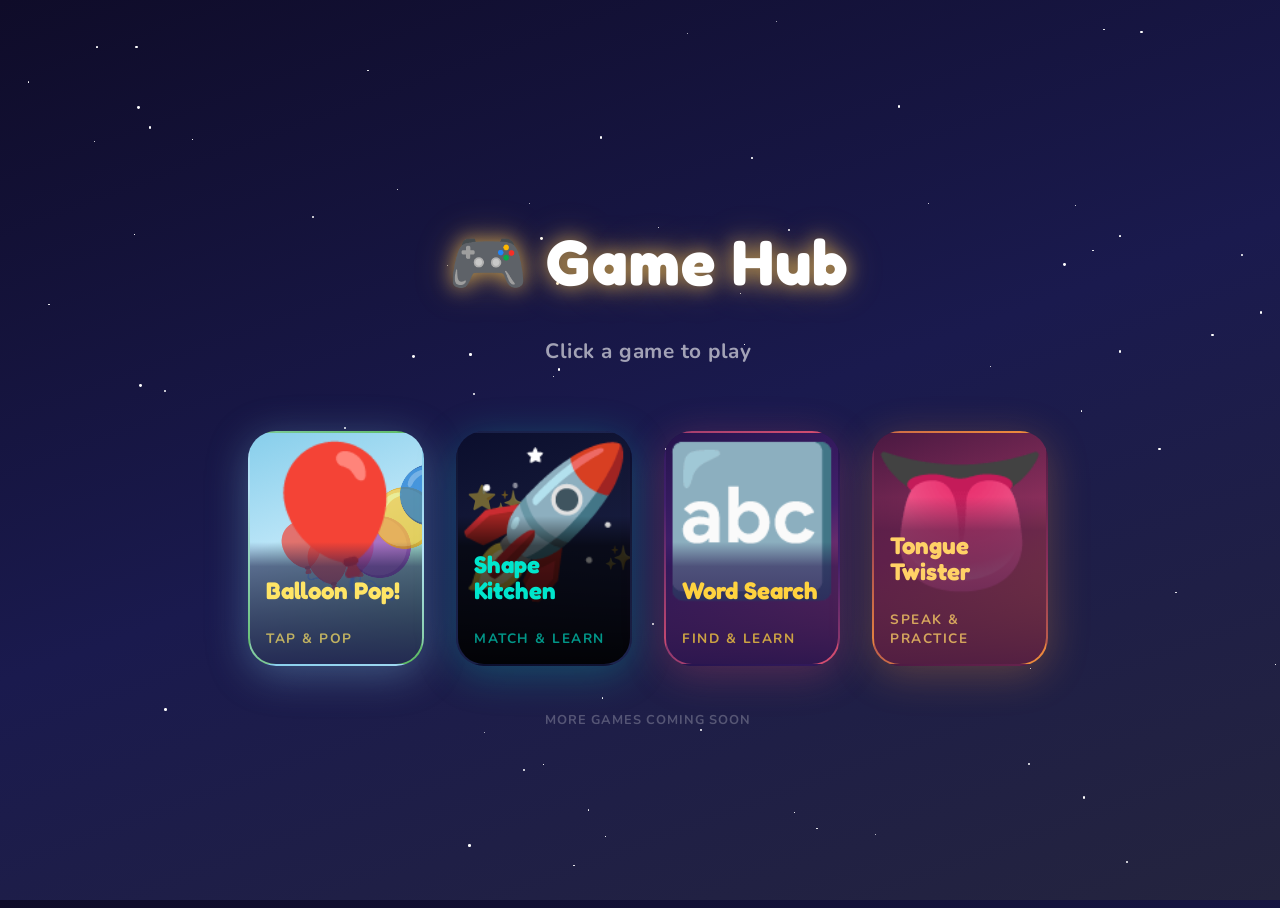
<file: index.html>
<!DOCTYPE html>
<html lang="en">
<head>
  <meta charset="UTF-8"/>
  <meta name="viewport" content="width=device-width, initial-scale=1.0, user-scalable=no"/>
  <meta name="apple-mobile-web-app-capable" content="yes"/>
  <meta name="apple-mobile-web-app-status-bar-style" content="black-translucent"/>
  <meta name="apple-mobile-web-app-title" content="Game Hub"/>
  <meta name="theme-color" content="#1a1a2e"/>
  <link rel="manifest" href="manifest.json"/>
  <link rel="apple-touch-icon" href="icons/icon.svg"/>
  <link rel="stylesheet" href="common.css"/>
  <title>🎮 Game Hub</title>
  <link href="https://fonts.googleapis.com/css2?family=Fredoka+One&family=Nunito:wght@400;700;900&display=swap" rel="stylesheet"/>

  <style>
    :root {
      --bg-top:    #0f0c29;
      --bg-mid:    #1a1a4e;
      --bg-bottom: #24243e;
      --card-r: 28px;
    }

    html, body {
      width: 100%; height: 100%;
      overflow: hidden;
      font-family: 'Nunito', sans-serif;
    }

    body {
      background: linear-gradient(160deg, var(--bg-top) 0%, var(--bg-mid) 50%, var(--bg-bottom) 100%);
      display: flex;
      flex-direction: column;
      align-items: center;
      justify-content: center;
      padding: env(safe-area-inset-top, 20px) env(safe-area-inset-right, 20px)
               env(safe-area-inset-bottom, 20px) env(safe-area-inset-left, 20px);
      min-height: 100vh;
    }

    /* ── Stars background ── */
    .stars {
      position: fixed; inset: 0;
      pointer-events: none;
      overflow: hidden;
      z-index: 0;
    }
    .star {
      position: absolute;
      border-radius: 50%;
      background: #fff;
      animation: twinkle var(--d) ease-in-out infinite alternate;
    }
    @keyframes twinkle {
      from { opacity: var(--lo); transform: scale(1); }
      to   { opacity: var(--hi); transform: scale(1.4); }
    }

    /* ── Layout ── */
    .container {
      position: relative;
      z-index: 1;
      display: flex;
      flex-direction: column;
      align-items: center;
      gap: clamp(24px, 5vh, 48px);
      width: 100%;
      max-width: 800px;
    }

    /* ── Header ── */
    .header {
      text-align: center;
    }
    .header h1 {
      font-family: 'Fredoka One', cursive;
      font-size: clamp(2.4rem, 7vw, 4rem);
      color: #fff;
      text-shadow:
        0 0 20px rgba(255, 200, 80, 0.7),
        0 0 40px rgba(255, 200, 80, 0.3);
      letter-spacing: 1px;
      line-height: 1;
    }
    .header p {
      margin-top: 8px;
      font-size: clamp(1rem, 2.5vw, 1.3rem);
      color: rgba(255,255,255,0.6);
      font-weight: 700;
      letter-spacing: 0.5px;
    }

    /* ── Game cards grid ── */
    .games {
      display: grid;
      grid-template-columns: repeat(4, 1fr);
      gap: clamp(16px, 3vw, 32px);
      width: 100%;
    }

    @media (max-width: 520px) {
      .games { grid-template-columns: 1fr; }
    }

    /* ── Individual card ── */
    .game-card {
      position: relative;
      border-radius: var(--card-r);
      overflow: hidden;
      cursor: pointer;
      text-decoration: none;
      display: flex;
      flex-direction: column;
      align-items: center;
      justify-content: flex-end;
      aspect-ratio: 3 / 4;
      border: 2px solid transparent;
      transition: transform 0.18s cubic-bezier(.34,1.56,.64,1),
                  box-shadow 0.18s ease,
                  border-color 0.18s ease;
      transform: translateZ(0);
      -webkit-transform: translateZ(0); /* GPU layer on iOS */
    }

    .game-card:active {
      transform: scale(0.95);
    }

    /* Balloon Pop card */
    .card-balloon {
      background: linear-gradient(160deg, #87CEEB 0%, #B8E4F7 40%, #5DBB63 100%);
      box-shadow: 0 8px 40px rgba(135, 206, 235, 0.35);
    }
    .card-balloon:hover {
      box-shadow: 0 12px 60px rgba(135, 206, 235, 0.55);
      border-color: rgba(255, 255, 255, 0.5);
    }

    /* Shape Kitchen card */
    .card-kitchen {
      background: linear-gradient(160deg, #0B0E2D 0%, #141938 40%, #1C2450 100%);
      box-shadow: 0 8px 40px rgba(0, 229, 204, 0.25);
    }
    .card-kitchen:hover {
      box-shadow: 0 12px 60px rgba(0, 229, 204, 0.45);
      border-color: rgba(0, 229, 204, 0.5);
    }

    /* Word Search card */
    .card-word {
      background: linear-gradient(160deg, #25144D 0%, #42206D 45%, #D94F70 100%);
      box-shadow: 0 8px 40px rgba(217, 79, 112, 0.3);
    }
    .card-word:hover {
      box-shadow: 0 12px 60px rgba(217, 79, 112, 0.5);
      border-color: rgba(255, 210, 63, 0.5);
    }

    /* Tongue Twister card */
    .card-twister {
      background: linear-gradient(160deg, #4A1942 0%, #8B2F5B 45%, #F28F3B 100%);
      box-shadow: 0 8px 40px rgba(242, 143, 59, 0.3);
    }
    .card-twister:hover {
      box-shadow: 0 12px 60px rgba(242, 143, 59, 0.5);
      border-color: rgba(255, 209, 102, 0.5);
    }

    /* ── Card scene illustration ── */
    .card-scene {
      position: absolute;
      inset: 0;
      display: flex;
      align-items: center;
      justify-content: center;
      padding-bottom: 30%;
      font-size: clamp(5rem, 14vw, 9rem);
      animation: floatScene 3s ease-in-out infinite alternate;
      user-select: none;
    }
    @keyframes floatScene {
      from { transform: translateY(0px); }
      to   { transform: translateY(-10px); }
    }

    .card-kitchen .card-scene {
      animation: floatScene 4s ease-in-out infinite alternate;
    }

    /* Balloon card decorative balloons */
    .balloons {
      position: absolute;
      inset: 0;
      pointer-events: none;
    }
    .balloon {
      position: absolute;
      font-size: clamp(2rem, 5vw, 3.5rem);
      animation: drift var(--d) ease-in-out infinite alternate;
    }
    @keyframes drift {
      from { transform: translate(0, 0) rotate(-5deg); }
      to   { transform: translate(var(--tx), var(--ty)) rotate(5deg); }
    }

    /* Space card decorative stars */
    .space-deco {
      position: absolute;
      inset: 0;
      pointer-events: none;
      overflow: hidden;
    }
    .space-star {
      position: absolute;
      font-size: clamp(1rem, 2vw, 1.5rem);
      animation: spin var(--d) linear infinite;
    }
    @keyframes spin {
      from { transform: rotate(0deg); }
      to   { transform: rotate(360deg); }
    }

    /* ── Card label band ── */
    .card-label {
      position: relative;
      z-index: 2;
      width: 100%;
      padding: clamp(10px, 2vw, 16px) clamp(12px, 2vw, 16px);
      display: flex;
      flex-direction: column;
      gap: 4px;
    }

    .card-balloon .card-label {
      background: linear-gradient(to top, rgba(30, 30, 80, 0.92) 0%, rgba(30, 30, 80, 0.6) 80%, transparent 100%);
    }
    .card-kitchen .card-label {
      background: linear-gradient(to top, rgba(0,0,0,0.92) 0%, rgba(0,0,0,0.6) 80%, transparent 100%);
    }
    .card-word .card-label {
      background: linear-gradient(to top, rgba(37, 20, 77, 0.94) 0%, rgba(37, 20, 77, 0.6) 80%, transparent 100%);
    }
    .card-twister .card-label {
      background: linear-gradient(to top, rgba(74, 25, 66, 0.94) 0%, rgba(74, 25, 66, 0.6) 80%, transparent 100%);
    }

    .card-label h2 {
      font-family: 'Fredoka One', cursive;
      font-size: clamp(1.1rem, 2.8vw, 1.5rem);
      color: #fff;
      line-height: 1.1;
    }
    .card-label span {
      font-size: clamp(0.7rem, 1.5vw, 0.85rem);
      font-weight: 700;
      color: rgba(255,255,255,0.65);
      text-transform: uppercase;
      letter-spacing: 1.5px;
    }

    .card-balloon .card-label h2 { color: #FFE566; }
    .card-balloon .card-label span { color: rgba(255,230,100,0.7); }

    .card-kitchen .card-label h2 { color: #00E5CC; }
    .card-kitchen .card-label span { color: rgba(0, 229, 204, 0.65); }

    .card-word .card-label h2 { color: #FFD23F; }
    .card-word .card-label span { color: rgba(255, 210, 63, 0.75); }

    .card-twister .card-label h2 { color: #FFD166; }
    .card-twister .card-label span { color: rgba(255, 209, 102, 0.75); }

    /* ── Footer ── */
    .footer {
      font-size: 0.8rem;
      color: rgba(255,255,255,0.25);
      font-weight: 700;
      letter-spacing: 1px;
      text-transform: uppercase;
    }
  </style>
</head>

<body>

  <!-- Star field -->
  <div class="stars" id="stars"></div>

  <div class="container">

    <header class="header">
      <h1>🎮 Game Hub</h1>
      <p>Click a game to play</p>
    </header>

    <section class="games">

      <!-- Balloon Pop -->
      <a class="game-card card-balloon" href="balloon-pop">
        <div class="balloons" id="balloons"></div>
        <div class="card-scene">🎈</div>
        <div class="card-label">
          <h2>Balloon Pop!</h2>
          <span>Tap &amp; Pop</span>
        </div>
      </a>

      <!-- Shape Kitchen -->
      <a class="game-card card-kitchen" href="shape-kitchen">
        <div class="space-deco" id="spaceDeco"></div>
        <div class="card-scene">🚀</div>
        <div class="card-label">
          <h2>Shape Kitchen</h2>
          <span>Match &amp; Learn</span>
        </div>
      </a>

      <!-- Word Search -->
      <a class="game-card card-word" href="word-trail">
        <div class="card-scene">🔤</div>
        <div class="card-label">
          <h2>Word Search</h2>
          <span>Find &amp; Learn</span>
        </div>
      </a>

      <!-- Tongue Twister -->
      <a class="game-card card-twister" href="twist-master">
        <div class="card-scene">👅</div>
        <div class="card-label">
          <h2>Tongue Twister</h2>
          <span>Speak &amp; Practice</span>
        </div>
      </a>

    </section>

    <footer class="footer">More games coming soon</footer>

  </div>

  <script src="common.js"></script>
  <script src="js/hub.js"></script>
</body>
</html>
</file>
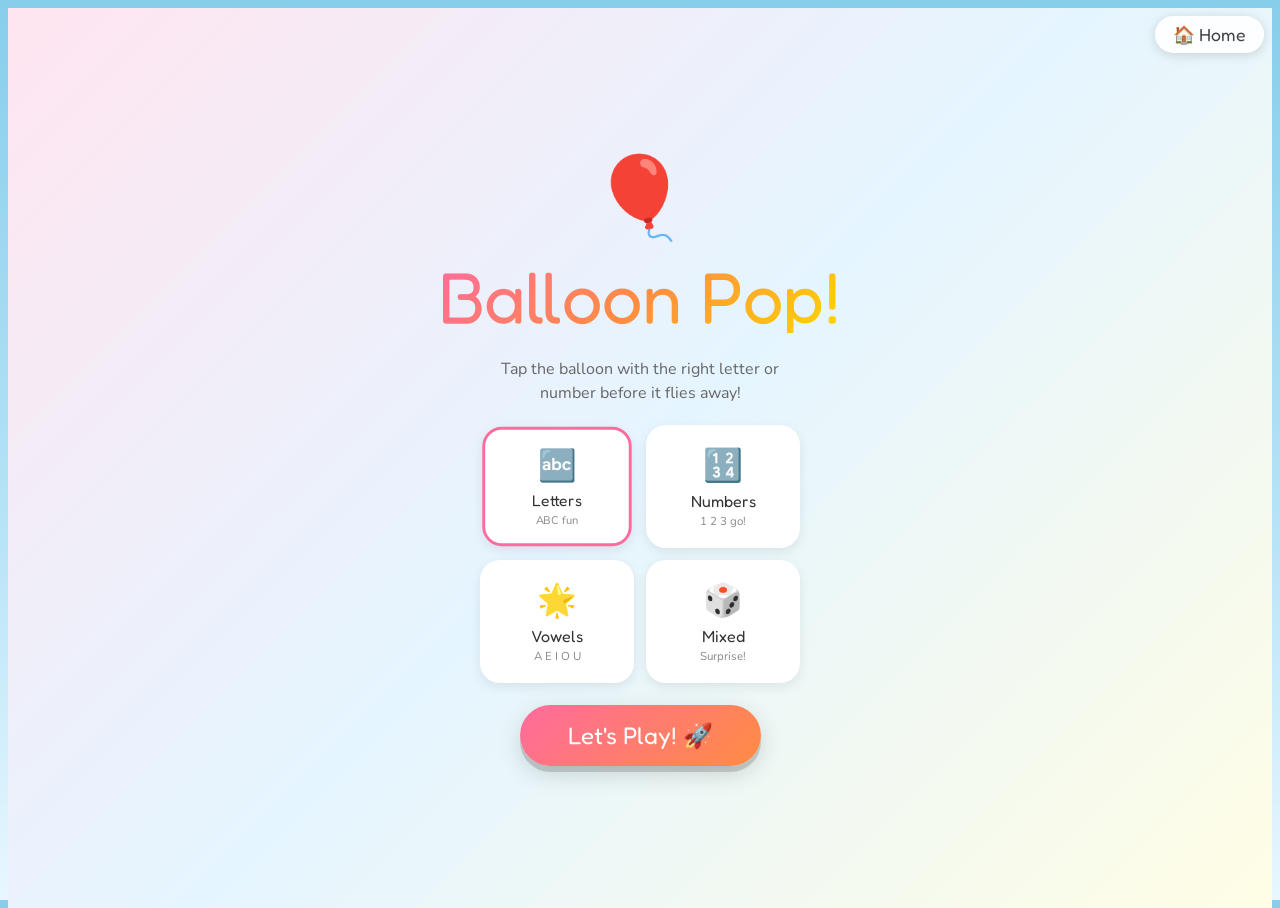
<file: balloon-pop.html>
<!DOCTYPE html>
<html lang="en">
<head>
  <meta charset="UTF-8"/>
  <meta name="viewport" content="width=device-width, initial-scale=1.0, user-scalable=no"/>
  <meta name="apple-mobile-web-app-capable" content="yes"/>
  <meta name="apple-mobile-web-app-status-bar-style" content="black-translucent"/>
  <meta name="apple-mobile-web-app-title" content="Balloon Pop"/>
  <meta name="theme-color" content="#FF6B9D"/>
  <link rel="manifest" href="manifest.json"/>
  <link rel="apple-touch-icon" href="icons/icon.svg"/>
  <link rel="stylesheet" href="common.css"/>
  <title>Balloon Pop! 🎈</title>
  <link href="https://fonts.googleapis.com/css2?family=Fredoka+One&family=Nunito:wght@400;600;800&display=swap" rel="stylesheet"/>
  <style>
    :root {
      --sky-top: #87CEEB;
      --sky-mid: #B8E4F7;
      --sky-bottom: #E8F7FF;
      --grass: #5DBB63;
      --sun: #FFD700;
      --pop-yellow: #FFE566;
      --pop-pink: #FF6B9D;
      --pop-orange: #FF8C42;
      --pop-green: #56C596;
      --pop-blue: #4ECDC4;
      --pop-purple: #C77DFF;
      --pop-red: #FF5757;
    }

    body {
      font-family: 'Nunito', sans-serif;
      background: linear-gradient(180deg, var(--sky-top) 0%, var(--sky-mid) 60%, var(--sky-bottom) 100%);
      height: 100dvh;
      overflow: hidden;
      position: relative;
      touch-action: none;
    }

    /* Clouds */
    .cloud {
      position: absolute;
      background: white;
      border-radius: 50px;
      opacity: 0.85;
      animation: floatCloud linear infinite;
    }
    .cloud::before, .cloud::after {
      content: '';
      position: absolute;
      background: white;
      border-radius: 50%;
    }
    .cloud-1 { width: 100px; height: 35px; top: 8%; animation-duration: 28s; animation-delay: -5s; }
    .cloud-1::before { width: 55px; height: 55px; top: -28px; left: 15px; }
    .cloud-1::after { width: 40px; height: 40px; top: -20px; left: 45px; }

    .cloud-2 { width: 70px; height: 25px; top: 18%; animation-duration: 22s; animation-delay: -12s; }
    .cloud-2::before { width: 38px; height: 38px; top: -20px; left: 10px; }
    .cloud-2::after { width: 28px; height: 28px; top: -14px; left: 32px; }

    .cloud-3 { width: 120px; height: 40px; top: 5%; animation-duration: 35s; animation-delay: -20s; }
    .cloud-3::before { width: 65px; height: 65px; top: -35px; left: 20px; }
    .cloud-3::after { width: 50px; height: 50px; top: -25px; left: 60px; }

    @keyframes floatCloud {
      from { transform: translateX(-200px); }
      to { transform: translateX(calc(100vw + 200px)); }
    }

    /* Sun */
    .sun {
      position: absolute;
      top: 20px;
      right: 30px;
      width: 60px;
      height: 60px;
      background: var(--sun);
      border-radius: 50%;
      box-shadow: 0 0 0 8px rgba(255,215,0,0.25), 0 0 0 16px rgba(255,215,0,0.12);
      animation: sunPulse 3s ease-in-out infinite;
    }
    @keyframes sunPulse {
      0%, 100% { box-shadow: 0 0 0 8px rgba(255,215,0,0.25), 0 0 0 16px rgba(255,215,0,0.12); }
      50% { box-shadow: 0 0 0 12px rgba(255,215,0,0.3), 0 0 0 24px rgba(255,215,0,0.15); }
    }

    /* Grass */
    .grass {
      position: absolute;
      bottom: 0;
      left: 0;
      right: 0;
      height: 70px;
      background: var(--grass);
      border-radius: 60% 60% 0 0 / 30px 30px 0 0;
    }
    .grass::before {
      content: '';
      position: absolute;
      top: -15px;
      left: 0; right: 0;
      height: 30px;
      background: #6DCF74;
      border-radius: 50%;
    }

    /* HUD */
    #hud {
      position: absolute;
      top: 16px;
      left: 16px;
      display: flex;
      flex-direction: column;
      gap: 6px;
      z-index: 100;
    }
    .hud-pill {
      background: rgba(255,255,255,0.85);
      backdrop-filter: blur(8px);
      border-radius: 24px;
      padding: 6px 16px;
      display: flex;
      align-items: center;
      gap: 8px;
      font-family: 'Fredoka One', cursive;
      font-size: 1.2rem;
      color: #333;
      box-shadow: 0 2px 10px rgba(0,0,0,0.1);
    }
    .hud-pill .icon { font-size: 1.3rem; }
    #score-val { color: var(--pop-pink); }
    #lives-val { color: var(--pop-red); letter-spacing: 2px; }

    #home-btn {
      position: fixed;
      top: 16px;
      right: 16px;
      z-index: 600;
      background: rgba(255,255,255,0.88);
      backdrop-filter: blur(8px);
      -webkit-backdrop-filter: blur(8px);
      border-radius: 24px;
      padding: 8px 18px;
      font-family: 'Fredoka One', cursive;
      font-size: 1.1rem;
      color: #444;
      border: none;
      cursor: pointer;
      box-shadow: 0 2px 12px rgba(0,0,0,0.15);
      display: flex;
      align-items: center;
      gap: 6px;
      -webkit-tap-highlight-color: transparent;
      transition: transform 0.12s;
    }
    #home-btn:active { transform: scale(0.91); }

    /* Prompt banner */
    #prompt-banner {
      position: absolute;
      top: 50%;
      left: 50%;
      transform: translate(-50%, -50%);
      background: rgba(255,255,255,0.95);
      backdrop-filter: blur(12px);
      border-radius: 32px;
      padding: 20px 32px;
      text-align: center;
      z-index: 200;
      box-shadow: 0 8px 32px rgba(0,0,0,0.15);
      min-width: 280px;
      max-width: 340px;
    }
    #prompt-banner h2 {
      font-family: 'Fredoka One', cursive;
      font-size: 1.5rem;
      color: #333;
      margin-bottom: 6px;
    }
    #prompt-text {
      font-family: 'Fredoka One', cursive;
      font-size: 2.6rem;
      color: var(--pop-pink);
      line-height: 1;
    }
    #prompt-sub {
      font-size: 0.9rem;
      color: #888;
      margin-top: 4px;
    }

    /* Level badge */
    #level-badge {
      position: absolute;
      top: 16px;
      left: 50%;
      transform: translateX(-50%);
      font-family: 'Fredoka One', cursive;
      font-size: 1rem;
      color: white;
      background: rgba(0,0,0,0.2);
      border-radius: 20px;
      padding: 4px 16px;
      z-index: 100;
    }

    /* Balloon */
    .balloon {
      position: absolute;
      cursor: pointer;
      user-select: none;
      animation: floatUp linear forwards;
      transform-origin: center bottom;
      z-index: 50;
      touch-action: none;
    }

    .balloon-body {
      border-radius: 50% 50% 50% 50% / 55% 55% 45% 45%;
      display: flex;
      align-items: center;
      justify-content: center;
      font-family: 'Fredoka One', cursive;
      color: white;
      text-shadow: 0 1px 3px rgba(0,0,0,0.2);
      font-size: 1.5rem;
      position: relative;
      box-shadow: inset -4px -6px 0 rgba(0,0,0,0.1), inset 4px 4px 0 rgba(255,255,255,0.3);
      animation: sway 2.5s ease-in-out infinite;
    }
    .balloon-body::after {
      content: '';
      position: absolute;
      top: 12%;
      left: 20%;
      width: 22%;
      height: 18%;
      background: rgba(255,255,255,0.5);
      border-radius: 50%;
      transform: rotate(-30deg);
    }
    .balloon-knot {
      width: 10px;
      height: 10px;
      border-radius: 50%;
      margin: 0 auto;
      position: relative;
    }
    .balloon-string {
      width: 1px;
      height: 40px;
      background: rgba(0,0,0,0.2);
      margin: 0 auto;
    }

    @keyframes sway {
      0%, 100% { transform: rotate(-4deg); }
      50% { transform: rotate(4deg); }
    }
    @keyframes floatUp {
      from { transform: translateY(0); opacity: 1; }
      to { transform: translateY(-110vh); opacity: 0.7; }
    }

    /* Pop animation */
    @keyframes popBurst {
      0% { transform: scale(1); opacity: 1; }
      30% { transform: scale(1.6); opacity: 0.8; }
      100% { transform: scale(0); opacity: 0; }
    }
    .popping {
      animation: popBurst 0.3s ease-out forwards !important;
      pointer-events: none;
    }

    /* Confetti particle */
    .confetti {
      position: absolute;
      width: 10px;
      height: 10px;
      border-radius: 2px;
      pointer-events: none;
      z-index: 300;
      animation: confettiFall linear forwards;
    }
    @keyframes confettiFall {
      0% { opacity: 1; transform: translateY(0) rotate(0deg); }
      100% { opacity: 0; transform: translateY(150px) rotate(720deg); }
    }

    /* Wrong balloon shake */
    @keyframes wrongShake {
      0%, 100% { transform: translateX(0); }
      20% { transform: translateX(-8px); }
      40% { transform: translateX(8px); }
      60% { transform: translateX(-6px); }
      80% { transform: translateX(6px); }
    }

    /* Screens */
    .screen {
      position: absolute;
      inset: 0;
      display: flex;
      flex-direction: column;
      align-items: center;
      justify-content: center;
      z-index: 500;
      padding: 24px;
    }
    #start-screen {
      background: linear-gradient(135deg, #FFE5F0 0%, #E5F5FF 50%, #FFFDE5 100%);
    }
    #game-over-screen {
      background: rgba(255,255,255,0.92);
      backdrop-filter: blur(16px);
    }
    #level-up-screen {
      background: rgba(255,255,255,0.92);
      backdrop-filter: blur(16px);
    }

    .screen-title {
      font-family: 'Fredoka One', cursive;
      font-size: clamp(2.8rem, 10vw, 4.5rem);
      line-height: 1;
      text-align: center;
      margin-bottom: 8px;
    }
    .screen-emoji {
      font-size: clamp(3rem, 12vw, 5rem);
      margin-bottom: 8px;
      animation: bounce 1s ease-in-out infinite;
    }
    @keyframes bounce {
      0%, 100% { transform: translateY(0); }
      50% { transform: translateY(-12px); }
    }
    .screen-sub {
      font-size: 1rem;
      color: #666;
      text-align: center;
      max-width: 280px;
      line-height: 1.5;
      margin-bottom: 20px;
    }

    .big-btn {
      font-family: 'Fredoka One', cursive;
      font-size: 1.5rem;
      border: none;
      border-radius: 50px;
      padding: 16px 48px;
      cursor: pointer;
      color: white;
      box-shadow: 0 6px 0 rgba(0,0,0,0.15), 0 8px 24px rgba(0,0,0,0.15);
      transition: transform 0.1s, box-shadow 0.1s;
      margin: 6px;
    }
    .big-btn:active { transform: translateY(3px); box-shadow: 0 3px 0 rgba(0,0,0,0.15), 0 4px 12px rgba(0,0,0,0.15); }
    .btn-play { background: linear-gradient(135deg, #FF6B9D, #FF8C42); }
    .btn-green { background: linear-gradient(135deg, #56C596, #4ECDC4); }
    .btn-blue { background: linear-gradient(135deg, #4ECDC4, #4B9FFF); }

    .mode-grid {
      display: grid;
      grid-template-columns: 1fr 1fr;
      gap: 12px;
      width: 100%;
      max-width: 320px;
      margin-bottom: 16px;
    }
    .mode-card {
      background: white;
      border-radius: 20px;
      padding: 16px 12px;
      text-align: center;
      cursor: pointer;
      box-shadow: 0 4px 12px rgba(0,0,0,0.08);
      border: 3px solid transparent;
      transition: all 0.2s;
    }
    .mode-card:active, .mode-card.selected {
      border-color: var(--pop-pink);
      transform: scale(0.97);
    }
    .mode-card .mode-icon { font-size: 2rem; display: block; margin-bottom: 4px; }
    .mode-card .mode-name { font-family: 'Fredoka One', cursive; font-size: 1rem; color: #333; }
    .mode-card .mode-desc { font-size: 0.72rem; color: #888; margin-top: 2px; }

    .score-big {
      font-family: 'Fredoka One', cursive;
      font-size: 4rem;
      background: linear-gradient(135deg, var(--pop-pink), var(--pop-orange));
      -webkit-background-clip: text;
      -webkit-text-fill-color: transparent;
      background-clip: text;
      line-height: 1;
    }
    .stars-row { font-size: 2.5rem; letter-spacing: 4px; margin: 8px 0; }

    /* hidden */
    .hidden { display: none !important; }
  </style>
</head>
<body>

<!-- Background -->
<div class="sun"></div>
<div class="cloud cloud-1"></div>
<div class="cloud cloud-2"></div>
<div class="cloud cloud-3"></div>
<div class="grass"></div>

<!-- Home button -->
<button id="home-btn" onclick="goHome()">🏠 Home</button>

<!-- HUD -->
<div id="hud" class="hidden">
  <div class="hud-pill"><span class="icon">⭐</span> <span id="score-val">0</span></div>
  <div class="hud-pill"><span class="icon">❤️</span> <span id="lives-val">❤️❤️❤️</span></div>
</div>
<div id="level-badge" class="hidden">Level <span id="level-val">1</span></div>

<!-- Prompt -->
<div id="prompt-banner" class="hidden">
  <h2>Pop the balloon with...</h2>
  <div id="prompt-text">A</div>
  <div id="prompt-sub">tap the right balloon!</div>
</div>

<!-- Game canvas -->
<div id="game-canvas"></div>

<!-- START SCREEN -->
<div class="screen" id="start-screen">
  <div class="screen-emoji">🎈</div>
  <div class="screen-title" style="background: linear-gradient(135deg,#FF6B9D,#FF8C42,#FFD700); -webkit-background-clip:text; -webkit-text-fill-color:transparent; background-clip:text;">
    Balloon Pop!
  </div>
  <p class="screen-sub">Tap the balloon with the right letter or number before it flies away!</p>

  <div class="mode-grid">
    <div class="mode-card selected" data-mode="letters" onclick="selectMode(this,'letters')">
      <span class="mode-icon">🔤</span>
      <div class="mode-name">Letters</div>
      <div class="mode-desc">ABC fun</div>
    </div>
    <div class="mode-card" data-mode="numbers" onclick="selectMode(this,'numbers')">
      <span class="mode-icon">🔢</span>
      <div class="mode-name">Numbers</div>
      <div class="mode-desc">1 2 3 go!</div>
    </div>
    <div class="mode-card" data-mode="vowels" onclick="selectMode(this,'vowels')">
      <span class="mode-icon">🌟</span>
      <div class="mode-name">Vowels</div>
      <div class="mode-desc">A E I O U</div>
    </div>
    <div class="mode-card" data-mode="mixed" onclick="selectMode(this,'mixed')">
      <span class="mode-icon">🎲</span>
      <div class="mode-name">Mixed</div>
      <div class="mode-desc">Surprise!</div>
    </div>
  </div>

  <button class="big-btn btn-play" onclick="startGame()">Let's Play! 🚀</button>
</div>

<!-- LEVEL UP SCREEN -->
<div class="screen hidden" id="level-up-screen">
  <div class="screen-emoji">🎉</div>
  <div class="screen-title" style="color:#56C596;">Level Up!</div>
  <div class="stars-row" id="levelup-stars">⭐⭐⭐</div>
  <p class="screen-sub">Amazing! You're getting faster!</p>
  <button class="big-btn btn-green" onclick="nextLevel()">Keep Going! 🎈</button>
</div>

<!-- GAME OVER SCREEN -->
<div class="screen hidden" id="game-over-screen">
  <div class="screen-emoji" id="go-emoji">😢</div>
  <div class="screen-title" style="color:#FF6B9D;">Game Over!</div>
  <div class="score-big" id="final-score">0</div>
  <div class="stars-row" id="final-stars">⭐</div>
  <p class="screen-sub" id="go-msg">Great try! Play again to beat your score!</p>
  <div>
    <button class="big-btn btn-play" onclick="startGame()">Play Again! 🎈</button>
    <button class="big-btn btn-blue" onclick="showStart()">Menu 🏠</button>
  </div>
</div>

<script src="common.js"></script>
<script src="js/balloon-pop.js"></script>
</body>
</html>
</file>
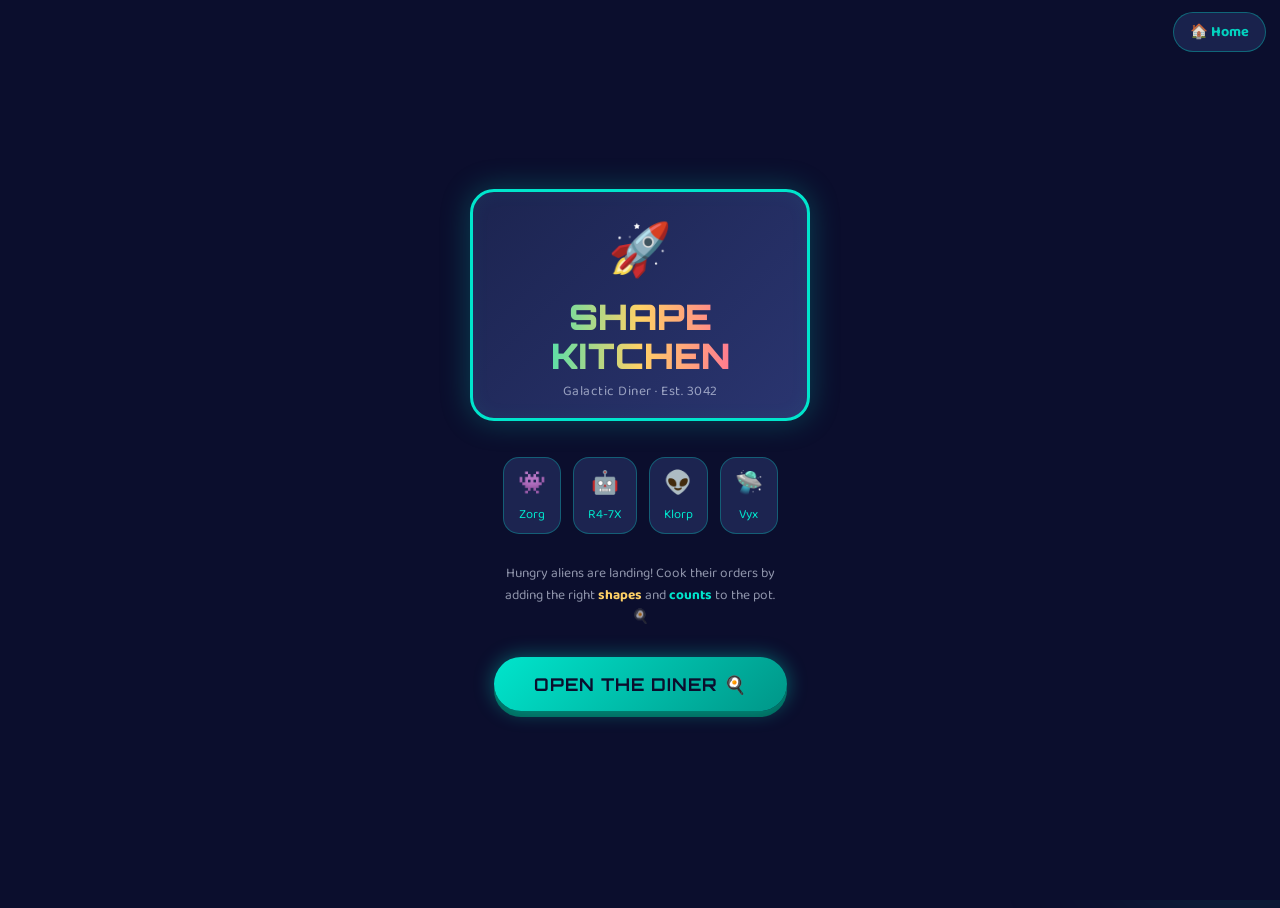
<file: shape-kitchen.html>
<!DOCTYPE html>
<html lang="en">
<head>
  <meta charset="UTF-8"/>
  <meta name="viewport" content="width=device-width, initial-scale=1.0, user-scalable=no"/>
  <meta name="apple-mobile-web-app-capable" content="yes"/>
  <meta name="apple-mobile-web-app-status-bar-style" content="black-translucent"/>
  <meta name="apple-mobile-web-app-title" content="Shape Kitchen"/>
  <meta name="theme-color" content="#0B0E2D"/>
  <link rel="manifest" href="manifest.json"/>
  <link rel="apple-touch-icon" href="icons/icon.svg"/>
  <link rel="stylesheet" href="common.css"/>
  <title>🚀 Shape Kitchen</title>
  <link href="https://fonts.googleapis.com/css2?family=Baloo+2:wght@400;600;800&family=Orbitron:wght@700;900&display=swap" rel="stylesheet"/>

  <style>
    :root {
      --space-dark:   #0B0E2D;
      --space-mid:    #141938;
      --space-panel:  #1C2450;
      --nebula-pink:  #FF4DA6;
      --nebula-teal:  #00E5CC;
      --nebula-gold:  #FFD166;
      --nebula-purple:#B388FF;
      --nebula-orange:#FF7043;
      --star-white:   #E8EEFF;
      --success:      #00E5CC;
      --danger:       #FF4DA6;

      /* shape palette */
      --s-red:    #FF5C7A;
      --s-blue:   #4B9FFF;
      --s-yellow: #FFD166;
      --s-green:  #56E0A0;
      --s-purple: #C77DFF;
      --s-orange: #FF8C42;
    }

    html, body {
      width:100%; height:100dvh; overflow:hidden;
      font-family: 'Baloo 2', cursive;
      background: var(--space-dark);
      color: var(--star-white);
      touch-action: none;
    }

    /* ── Stars background ── */
    #starfield {
      position:fixed; inset:0; pointer-events:none; z-index:0;
      overflow:hidden;
    }
    .star {
      position:absolute; border-radius:50%; background:white;
      animation: twinkle linear infinite;
    }
    @keyframes twinkle {
      0%,100%{ opacity:.15; transform:scale(1); }
      50%     { opacity:1;   transform:scale(1.4); }
    }

    /* ── Nebula blobs ── */
    .nebula {
      position:fixed; border-radius:50%; filter:blur(80px);
      pointer-events:none; z-index:0; opacity:.18;
    }
    .nb1{ width:280px;height:280px;background:var(--nebula-pink);  top:-60px; left:-80px; }
    .nb2{ width:220px;height:220px;background:var(--nebula-teal);  bottom:0;  right:-60px; }
    .nb3{ width:180px;height:180px;background:var(--nebula-purple);top:40%;   left:60%;   }

    /* ── Layout ── */
    /* ── SCREENS ── */
    .screen {
      position:absolute; inset:0; z-index:50;
      display:flex; flex-direction:column;
      align-items:center; justify-content:center;
      padding:24px; text-align:center;
    }
    .screen.hidden { display:none !important; }

    /* Start screen */
    #start-screen { background:var(--space-dark); }

    .diner-sign {
      background: linear-gradient(135deg,#1C2450,#2A3570);
      border:3px solid var(--nebula-teal);
      border-radius:24px;
      padding:20px 28px 16px;
      margin-bottom:20px;
      box-shadow: 0 0 30px rgba(0,229,204,.25), inset 0 0 20px rgba(0,229,204,.05);
      max-width:340px; width:100%;
    }
    .diner-emoji { font-size:3.2rem; margin-bottom:4px; display:block; animation:float 3s ease-in-out infinite; }
    @keyframes float { 0%,100%{transform:translateY(0)} 50%{transform:translateY(-10px)} }

    .diner-title {
      font-family:'Orbitron',monospace; font-weight:900;
      font-size:clamp(1.5rem,6vw,2.2rem);
      background:linear-gradient(90deg,var(--nebula-teal),var(--nebula-gold),var(--nebula-pink));
      -webkit-background-clip:text; -webkit-text-fill-color:transparent; background-clip:text;
      line-height:1.1; margin-bottom:4px;
    }
    .diner-sub { font-size:.85rem; color:rgba(232,238,255,.6); letter-spacing:.5px; }

    .alien-row { display:flex; justify-content:center; gap:12px; margin:16px 0; }
    .alien-chip {
      background:var(--space-panel);
      border:1px solid rgba(0,229,204,.3);
      border-radius:16px; padding:8px 14px;
      font-size:.8rem; color:var(--nebula-teal);
      display:flex; flex-direction:column; align-items:center; gap:2px;
    }
    .alien-chip .ac-icon { font-size:1.4rem; }

    .start-btn {
      font-family:'Orbitron',monospace; font-weight:700;
      font-size:1.1rem; letter-spacing:1px;
      background:linear-gradient(135deg,var(--nebula-teal),#009688);
      color:var(--space-dark); border:none; border-radius:50px;
      padding:16px 40px; cursor:pointer;
      box-shadow:0 0 20px rgba(0,229,204,.4), 0 6px 0 #006358;
      transition:transform .1s, box-shadow .1s;
      margin-top:8px;
    }
    .start-btn:active { transform:translateY(3px); box-shadow:0 0 10px rgba(0,229,204,.3),0 3px 0 #006358; }

    /* ── HUD ── */
    #hud {
      display:flex; align-items:center; justify-content:space-between;
      padding:10px 14px 6px;
      background:rgba(12,14,45,.85);
      backdrop-filter:blur(10px);
      border-bottom:1px solid rgba(0,229,204,.15);
      flex-shrink:0; position:relative; z-index:10;
    }
    .hud-left, .hud-right { display:flex; flex-direction:column; gap:2px; }
    .hud-pill {
      display:flex; align-items:center; gap:6px;
      font-size:.8rem; color:rgba(232,238,255,.7);
    }
    .hud-pill strong { font-family:'Orbitron',monospace; font-size:.9rem; color:var(--nebula-gold); }
    .hud-center {
      font-family:'Orbitron',monospace; font-size:.75rem;
      color:rgba(232,238,255,.4); text-align:center;
    }
    .hud-center span { color:var(--nebula-teal); font-size:.85rem; }

    #home-btn {
      position: fixed;
      top: 12px;
      right: 14px;
      z-index: 400;
      background: rgba(28,36,80,0.92);
      backdrop-filter: blur(10px);
      -webkit-backdrop-filter: blur(10px);
      border: 1px solid rgba(0,229,204,0.35);
      border-radius: 20px;
      padding: 7px 16px;
      font-family: 'Baloo 2', cursive;
      font-size: 0.9rem;
      font-weight: 700;
      color: rgba(0,229,204,0.9);
      cursor: pointer;
      -webkit-tap-highlight-color: transparent;
      display: flex;
      align-items: center;
      gap: 5px;
      transition: transform 0.12s;
    }
    #home-btn:active { transform: scale(0.91); }

    /* ── GAME AREA ── */
    #game-area {
      flex:1; display:flex; flex-direction:column;
      overflow:hidden; position:relative;
    }

    /* ── ORDER TICKET ── */
    #order-area {
      padding:10px 14px 6px;
      background:rgba(28,36,80,.6);
      border-bottom:1px solid rgba(179,136,255,.2);
      flex-shrink:0;
    }
    #order-label {
      font-size:.7rem; color:var(--nebula-purple);
      letter-spacing:1.5px; text-transform:uppercase;
      margin-bottom:6px; font-family:'Orbitron',monospace;
    }
    #order-ticket {
      background:var(--space-panel);
      border:1.5px solid rgba(179,136,255,.4);
      border-radius:16px; padding:10px 14px;
      display:flex; align-items:center; gap:12px;
      min-height:64px;
      box-shadow: 0 0 12px rgba(179,136,255,.1);
    }
    #alien-avatar { font-size:2rem; flex-shrink:0; animation:wiggle 4s ease-in-out infinite; }
    @keyframes wiggle {
      0%,100%{transform:rotate(0)} 20%{transform:rotate(-8deg)} 40%{transform:rotate(8deg)} 60%{transform:rotate(-5deg)} 80%{transform:rotate(5deg)}
    }
    #order-speech {
      font-size:.82rem; color:rgba(232,238,255,.85);
      line-height:1.4; flex:1;
    }
    #order-speech strong { color:var(--nebula-gold); }

    /* ── POT AREA ── */
    #pot-area {
      display:flex; align-items:center; justify-content:center;
      padding:8px 14px; flex-shrink:0;
    }
    #pot-wrap {
      position:relative; width:130px; height:100px;
    }
    /* Pot SVG drawn via CSS */
    .pot-body {
      position:absolute; bottom:0; left:50%; transform:translateX(-50%);
      width:110px; height:72px;
      background:linear-gradient(180deg,#2A3570,#1C2450);
      border:2.5px solid var(--nebula-teal);
      border-radius:12px 12px 30px 30px;
      display:flex; align-items:center; justify-content:center;
      overflow:hidden;
      box-shadow:0 0 16px rgba(0,229,204,.2);
    }
    .pot-handle {
      position:absolute; top:0; width:110px; height:14px;
      background:var(--space-panel); border:2px solid var(--nebula-teal);
      border-radius:8px; left:50%; transform:translateX(-50%);
    }
    .pot-shine {
      position:absolute; top:6px; left:16px;
      width:22px; height:8px; border-radius:50%;
      background:rgba(0,229,204,.25);
    }
    #pot-contents {
      display:flex; flex-wrap:wrap; gap:3px;
      align-items:center; justify-content:center;
      padding:4px; max-width:90px;
    }
    .pot-item {
      width:22px; height:22px;
      animation:popIn .25s cubic-bezier(.175,.885,.32,1.275) forwards;
    }
    @keyframes popIn {
      from{transform:scale(0);opacity:0}
      to{transform:scale(1);opacity:1}
    }

    #cook-btn {
      position:absolute; bottom:-14px; left:50%; transform:translateX(-50%);
      font-family:'Orbitron',monospace; font-size:.65rem; font-weight:700;
      background:linear-gradient(135deg,var(--nebula-gold),var(--nebula-orange));
      color:var(--space-dark); border:none; border-radius:20px;
      padding:6px 18px; cursor:pointer; white-space:nowrap;
      box-shadow:0 4px 12px rgba(255,209,102,.35);
      transition:transform .1s;
    }
    #cook-btn:active { transform:translateX(-50%) translateY(2px); }
    #cook-btn:disabled { opacity:.4; cursor:not-allowed; }

    /* bubble animation */
    .bubble {
      position:absolute; border-radius:50%;
      background:rgba(0,229,204,.3);
      animation:rise linear forwards;
      pointer-events:none;
    }
    @keyframes rise {
      from{transform:translateY(0);opacity:.8}
      to{transform:translateY(-60px);opacity:0}
    }

    /* ── SHAPE TRAY ── */
    #tray-area {
      flex:1; padding:8px 10px 10px;
      display:flex; flex-direction:column;
      overflow:hidden;
    }
    #tray-label {
      font-size:.7rem; color:rgba(232,238,255,.4);
      text-align:center; letter-spacing:1px;
      text-transform:uppercase; margin-bottom:6px;
      font-family:'Orbitron',monospace;
    }
    #shape-tray {
      flex:1;
      display:grid;
      grid-template-columns: repeat(4, 1fr);
      gap:8px;
      overflow-y:auto;
      padding:4px 2px;
    }

    .shape-tile {
      background:var(--space-panel);
      border:2px solid rgba(255,255,255,.08);
      border-radius:16px;
      display:flex; flex-direction:column;
      align-items:center; justify-content:center;
      gap:4px; padding:8px 4px;
      cursor:pointer;
      transition:transform .1s, border-color .2s, background .2s;
      position:relative; overflow:hidden;
      min-height:68px;
    }
    .shape-tile:active { transform:scale(.93); }
    .shape-tile.correct-flash {
      background:rgba(0,229,204,.15);
      border-color:var(--nebula-teal);
    }
    .shape-tile.wrong-flash {
      background:rgba(255,77,166,.15);
      border-color:var(--nebula-pink);
      animation:shakeIt .35s ease-out;
    }
    @keyframes shakeIt {
      20%{transform:translateX(-6px)}40%{transform:translateX(6px)}
      60%{transform:translateX(-4px)}80%{transform:translateX(4px)}100%{transform:translateX(0)}
    }
    .shape-tile .tile-shape { width:36px; height:36px; }
    .shape-tile .tile-label { font-size:.65rem; color:rgba(232,238,255,.5); text-align:center; line-height:1.2; }

    /* ── FEEDBACK OVERLAY ── */
    #feedback {
      position:absolute; top:50%; left:50%;
      transform:translate(-50%,-50%) scale(0);
      background:var(--space-panel);
      border-radius:24px; padding:24px 36px;
      text-align:center; z-index:200;
      box-shadow:0 0 40px rgba(0,229,204,.3);
      border:2px solid var(--nebula-teal);
      transition:transform .25s cubic-bezier(.175,.885,.32,1.275);
      pointer-events:none;
    }
    #feedback.show { transform:translate(-50%,-50%) scale(1); }
    #feedback-emoji { font-size:3rem; display:block; margin-bottom:4px; }
    #feedback-text { font-family:'Orbitron',monospace; font-size:1rem; color:var(--nebula-teal); }
    #feedback-sub { font-size:.8rem; color:rgba(232,238,255,.6); margin-top:4px; }

    /* ── RESULT SCREEN ── */
    #result-screen {
      background:rgba(11,14,45,.95); backdrop-filter:blur(20px);
    }
    .result-card {
      background:var(--space-panel);
      border:2px solid var(--nebula-teal);
      border-radius:28px; padding:28px 28px 20px;
      max-width:320px; width:100%;
      box-shadow:0 0 40px rgba(0,229,204,.2);
    }
    .result-stars { font-size:2.8rem; letter-spacing:6px; margin:8px 0; }
    .result-score {
      font-family:'Orbitron',monospace; font-weight:900;
      font-size:3.5rem; line-height:1;
      background:linear-gradient(135deg,var(--nebula-teal),var(--nebula-gold));
      -webkit-background-clip:text; -webkit-text-fill-color:transparent; background-clip:text;
    }
    .result-label { font-size:.75rem; color:rgba(232,238,255,.5); letter-spacing:1px; text-transform:uppercase; }
    .result-msg { font-size:.9rem; color:rgba(232,238,255,.75); margin:12px 0; line-height:1.5; }
    .result-btns { display:flex; flex-direction:column; gap:8px; margin-top:4px; }
    .res-btn {
      font-family:'Orbitron',monospace; font-weight:700; font-size:.85rem;
      border:none; border-radius:20px; padding:13px 24px;
      cursor:pointer; letter-spacing:.5px;
      transition:transform .1s, box-shadow .1s;
    }
    .res-btn:active { transform:scale(.97); }
    .res-btn-primary {
      background:linear-gradient(135deg,var(--nebula-teal),#009688);
      color:var(--space-dark);
      box-shadow:0 0 16px rgba(0,229,204,.35);
    }
    .res-btn-secondary {
      background:transparent; color:rgba(232,238,255,.6);
      border:1.5px solid rgba(232,238,255,.2);
    }

    /* ── Confetti ── */
    .conf-piece {
      position:fixed; pointer-events:none; z-index:500;
      width:9px; height:9px; border-radius:2px;
      animation:confDrop linear forwards;
    }
    @keyframes confDrop {
      0%  {opacity:1; transform:translateY(0) rotate(0deg);}
      100%{opacity:0; transform:translateY(180px) rotate(600deg);}
    }

    /* ── Cooking animation ── */
    @keyframes cookSpin {
      from{transform:rotate(0deg)} to{transform:rotate(360deg)}
    }
    #cook-fx {
      position:absolute; top:0; left:0; right:0; bottom:0;
      display:flex; align-items:center; justify-content:center;
      font-size:2rem; pointer-events:none; opacity:0;
      transition:opacity .2s;
    }
    #cook-fx.active { opacity:1; animation:cookSpin .5s linear infinite; }

    /* scrollbar */
    #shape-tray::-webkit-scrollbar { width:4px; }
    #shape-tray::-webkit-scrollbar-track { background:transparent; }
    #shape-tray::-webkit-scrollbar-thumb { background:rgba(0,229,204,.2); border-radius:4px; }
  </style>
</head>
<body>

<!-- Background -->
<div id="starfield"></div>
<div class="nebula nb1"></div>
<div class="nebula nb2"></div>
<div class="nebula nb3"></div>

<!-- Home button -->
<button id="home-btn">🏠 Home</button>

<div id="app" class="app-shell">
  <!-- HUD -->
  <div id="hud" style="display:none">
    <div class="hud-left">
      <div class="hud-pill">⭐ Score <strong id="h-score">0</strong></div>
      <div class="hud-pill">🍽️ Order <strong id="h-order">1</strong>/8</div>
    </div>
    <div class="hud-center">
      🚀 SPACE DINER<br/>
      <span id="h-level">Level 1</span>
    </div>
    <div class="hud-right">
      <div class="hud-pill">❤️ Lives <strong id="h-lives">3</strong></div>
      <div class="hud-pill">🏆 Best <strong id="h-best">0</strong></div>
    </div>
  </div>

  <!-- Game Area -->
  <div id="game-area" style="display:none">
    <!-- Alien Order Ticket -->
    <div id="order-area">
      <div id="order-label">🛸 Incoming Order</div>
      <div id="order-ticket">
        <div id="alien-avatar">👾</div>
        <div id="order-speech">Loading order...</div>
      </div>
    </div>

    <!-- Cooking Pot -->
    <div id="pot-area">
      <div id="pot-wrap">
        <div class="pot-handle"></div>
        <div class="pot-body">
          <div class="pot-shine"></div>
          <div id="pot-contents"></div>
          <div id="cook-fx">🌀</div>
        </div>
        <button id="cook-btn" onclick="serveDish()" disabled>SERVE IT!</button>
      </div>
    </div>

    <!-- Shape Tray -->
    <div id="tray-area">
      <div id="tray-label">⬇ tap shapes to add to pot</div>
      <div id="shape-tray"></div>
    </div>

    <!-- Feedback overlay -->
    <div id="feedback">
      <span id="feedback-emoji">✨</span>
      <div id="feedback-text">Cosmic!</div>
      <div id="feedback-sub"></div>
    </div>
  </div>
</div>

<!-- START SCREEN -->
<div class="screen" id="start-screen">
  <div class="diner-sign">
    <span class="diner-emoji">🚀</span>
    <div class="diner-title">SHAPE KITCHEN</div>
    <div class="diner-sub">Galactic Diner · Est. 3042</div>
  </div>

  <div class="alien-row">
    <div class="alien-chip"><span class="ac-icon">👾</span>Zorg</div>
    <div class="alien-chip"><span class="ac-icon">🤖</span>R4-7X</div>
    <div class="alien-chip"><span class="ac-icon">👽</span>Klorp</div>
    <div class="alien-chip"><span class="ac-icon">🛸</span>Vyx</div>
  </div>

  <p style="font-size:.85rem;color:rgba(232,238,255,.6);max-width:280px;margin-bottom:20px;line-height:1.6;">
    Hungry aliens are landing! Cook their orders by adding the right <strong style="color:var(--nebula-gold)">shapes</strong> and <strong style="color:var(--nebula-teal)">counts</strong> to the pot. 🍳
  </p>

  <button class="start-btn" onclick="startGame()">OPEN THE DINER 🍳</button>
</div>

<!-- RESULT SCREEN -->
<div class="screen hidden" id="result-screen">
  <div class="result-card">
    <div id="r-alien" style="font-size:2.5rem;margin-bottom:4px;">🎉</div>
    <div class="result-label">Final Score</div>
    <div class="result-score" id="r-score">0</div>
    <div class="result-stars" id="r-stars">⭐</div>
    <div class="result-msg" id="r-msg">Great cooking!</div>
    <div class="result-btns">
      <button class="res-btn res-btn-primary" onclick="startGame()">COOK AGAIN 🚀</button>
      <button class="res-btn res-btn-secondary" onclick="showStart()">MAIN MENU</button>
    </div>
  </div>
</div>

<script src="common.js"></script>
<script src="js/shape-kitchen.js"></script>
</body>
</html>
</file>
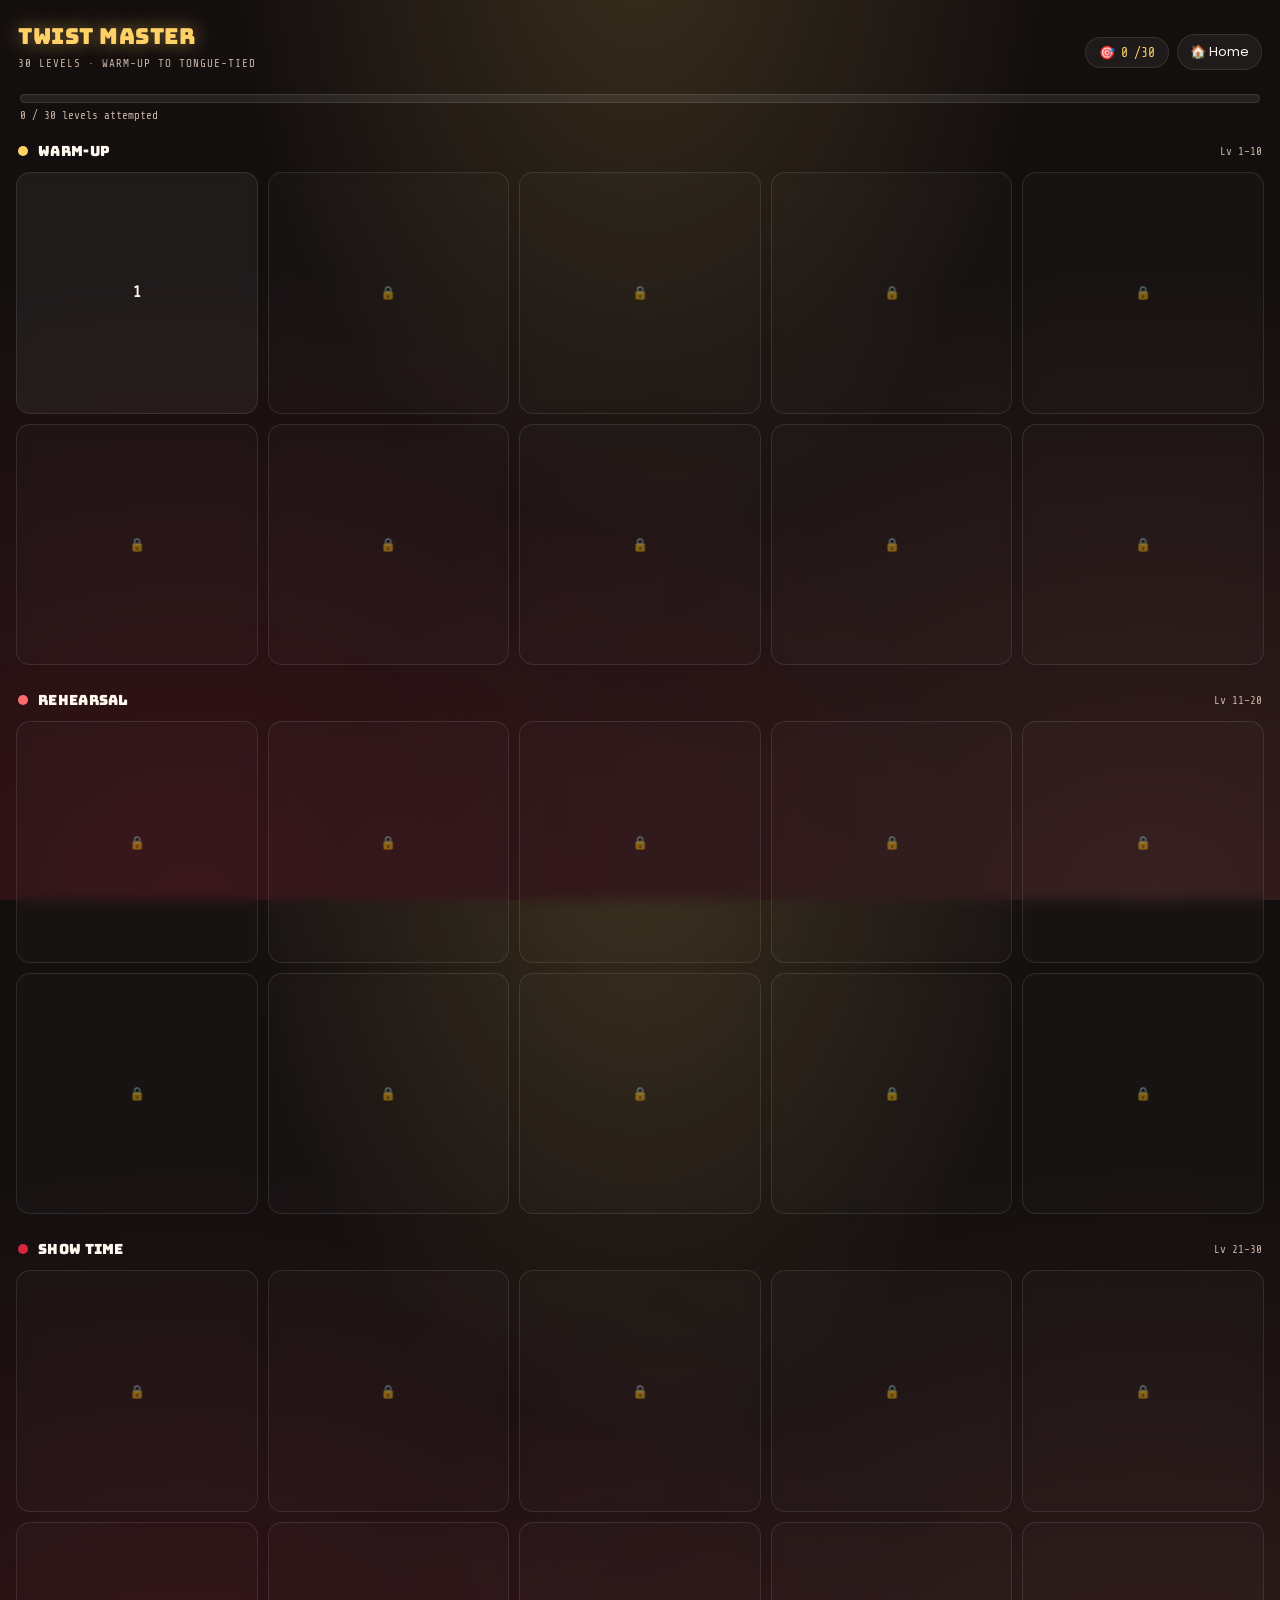
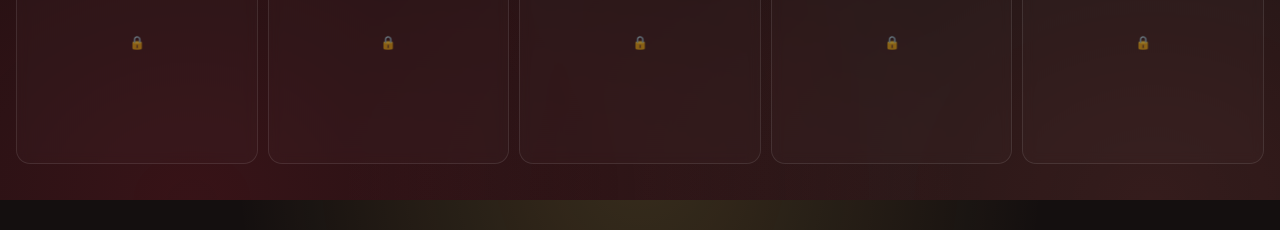
<file: twist-master.html>
<!DOCTYPE html>
<html lang="en">
<head>
<meta charset="UTF-8">
<meta name="viewport" content="width=device-width, initial-scale=1.0, maximum-scale=1.0, user-scalable=no">
<title>Twist Master — 30 Level Tongue Twister Trainer</title>
<link rel="preconnect" href="https://fonts.googleapis.com">
<link rel="stylesheet" href="common.css">
<link href="https://fonts.googleapis.com/css2?family=Bungee&family=Poppins:wght@400;500;600;700&family=Share+Tech+Mono&display=swap" rel="stylesheet">
<style>
  :root{
    --stage:#140f0f;
    --panel:rgba(255,255,255,.05);
    --panel-solid:#1f1616;
    --panel-2:#241a1a;
    --line:rgba(255,255,255,.1);
    --gold:#ffd166;
    --coral:#ff6b6b;
    --crimson:#d7263d;
    --teal:#4cd6b0;
    --text:#fff8ef;
    --muted:#c9b3a4;
    --r-lg:20px;
    --shadow:0 10px 34px rgba(0,0,0,.5);
  }
  body{
    margin:0; min-height:100%; overflow-x:hidden; color:var(--text);
    font-family:'Poppins', sans-serif;
    background:
      radial-gradient(ellipse at 50% -10%, rgba(255,209,102,.16), transparent 45%),
      radial-gradient(ellipse at 15% 100%, rgba(215,38,61,.18), transparent 50%),
      radial-gradient(ellipse at 90% 100%, rgba(255,107,107,.14), transparent 50%),
      var(--stage);
  }

  header.top{padding:22px 18px 14px; display:flex; align-items:flex-end; justify-content:space-between; gap:12px;}
  header.top h1{
    font-family:'Bungee', sans-serif; font-weight:400; font-size:22px; margin:0; letter-spacing:.5px;
    color:var(--gold); text-shadow:0 0 18px rgba(255,209,102,.5);
  }
  .subtitle{font-size:11px; color:var(--muted); margin-top:6px; letter-spacing:1px; text-transform:uppercase; font-family:'Share Tech Mono', monospace;}
  .stat-pill{
    background:var(--panel); border:1px solid var(--line); border-radius:999px;
    padding:7px 13px; font-family:'Share Tech Mono', monospace; font-size:13px; color:var(--gold);
    display:flex; align-items:center; gap:6px; white-space:nowrap; backdrop-filter:blur(6px);
  }
  .header-right{display:flex; align-items:center; gap:8px;}
  .icon-btn{
    background:var(--panel); border:1px solid var(--line); border-radius:999px;
    padding:7px 12px; font-family:'Poppins', sans-serif; font-size:13px; color:var(--text);
    cursor:pointer; white-space:nowrap;
  }

  /* ---------- MAP ---------- */
  #screen-map{padding:4px 16px 40px;}
  .progress-bar-wrap{margin:6px 4px 20px;}
  .progress-track{height:9px; border-radius:6px; background:rgba(255,255,255,.08); overflow:hidden; border:1px solid var(--line);}
  .progress-fill{height:100%; background:linear-gradient(90deg,var(--gold),var(--crimson)); transition:width .4s ease; box-shadow:0 0 10px rgba(255,209,102,.5);}
  .progress-label{font-size:11px; color:var(--muted); margin-top:6px; font-family:'Share Tech Mono',monospace;}

  .tier-block{margin-bottom:26px;}
  .tier-head{display:flex; align-items:center; gap:10px; margin:0 2px 12px;}
  .tier-head .dot{width:10px; height:10px; border-radius:50%;}
  .tier-head h2{font-family:'Bungee', sans-serif; font-weight:400; font-size:14px; margin:0; color:var(--text); letter-spacing:.3px;}
  .tier-head .range{font-size:11px; color:var(--muted); font-family:'Share Tech Mono', monospace; margin-left:auto;}

  .level-grid{display:grid; grid-template-columns:repeat(5, 1fr); gap:10px;}
  .lvl-tile{
    aspect-ratio:1; border-radius:14px; border:1px solid var(--line); background:var(--panel);
    display:flex; flex-direction:column; align-items:center; justify-content:center; backdrop-filter:blur(6px);
    font-family:'Share Tech Mono', monospace; font-weight:600; font-size:15px; color:var(--text);
    position:relative; cursor:pointer; transition:transform .12s ease;
  }
  .lvl-tile:active{transform:scale(.94);}
  .lvl-tile.locked{color:var(--muted); background:rgba(255,255,255,.02); cursor:default;}
  .lvl-tile.nailed{box-shadow:0 0 0 1px var(--gold) inset, 0 0 16px -2px var(--gold);}
  .lvl-tile.attempted:not(.nailed){box-shadow:0 0 0 1px var(--muted) inset;}
  .lvl-tile .badge{position:absolute; bottom:5px; font-size:11px;}
  .lvl-tile .lock-icon{opacity:.5; font-size:13px;}

  /* ---------- GAME ---------- */
  #screen-game{padding:14px 16px 40px; display:none; flex-direction:column; gap:14px; flex:1;}
  .game-top{display:flex; align-items:center; justify-content:space-between; gap:10px;}
  .btn-back{
    background:var(--panel); border:1px solid var(--line); color:var(--text);
    border-radius:10px; padding:9px 12px; font-family:'Poppins'; font-weight:600; font-size:13px; cursor:pointer;
  }
  .lvl-title{font-family:'Bungee', sans-serif; font-size:13px; font-weight:400; text-align:center; color:var(--gold);}
  .lvl-title small{display:block; font-family:'Share Tech Mono',monospace; font-size:10px; color:var(--muted); font-weight:500; letter-spacing:1px; margin-top:3px;}
  .game-meta{display:flex; justify-content:center; align-items:center; gap:18px; font-family:'Share Tech Mono', monospace; font-size:20px; color:var(--muted);}
  .game-meta .timer{color:var(--teal); font-weight:700;}

  .prompter-frame{position:relative;}
  .prompter-viewport{
    position:relative; height:250px; overflow:hidden; border-radius:18px;
    background:var(--panel-solid); border:1px solid rgba(255,209,102,.25);
    box-shadow:var(--shadow), inset 0 0 40px rgba(0,0,0,.5);
    -webkit-mask-image:linear-gradient(to bottom, transparent, black 18%, black 82%, transparent);
    mask-image:linear-gradient(to bottom, transparent, black 18%, black 82%, transparent);
  }
  .prompter-text{
    position:absolute; left:0; right:0; text-align:center; padding:0 22px;
    font-family:'Poppins', sans-serif; font-weight:600; font-size:26px; line-height:1.5;
    color:#fff; will-change:transform;
  }
  .prompter-marker{
    position:absolute; top:50%; left:10px; right:10px; height:2px; transform:translateY(-50%);
    background:linear-gradient(90deg, transparent, var(--coral), transparent); z-index:3; pointer-events:none;
  }
  .ready-note{text-align:center; font-size:12px; color:var(--muted); font-family:'Share Tech Mono',monospace;}

  .controls-row{display:flex; gap:10px; justify-content:center;}
  .btn-big{
    padding:14px 22px; border-radius:14px; border:none; font-family:'Bungee', sans-serif; font-weight:400;
    font-size:14px; cursor:pointer; letter-spacing:.3px;
  }
  .btn-start{background:linear-gradient(90deg,var(--gold),var(--coral)); color:#241a1a;}
  .btn-start:disabled{opacity:.4;}

  .result-panel{display:none; flex-direction:column; gap:14px; background:var(--panel-2); border:1px solid var(--line); border-radius:16px; padding:18px;}
  .result-panel.show{display:flex;}
  .result-title{text-align:center; font-family:'Share Tech Mono',monospace; font-size:13px; color:var(--muted);}
  .rate-row{display:flex; gap:10px;}
  .rate-btn{
    flex:1; padding:14px 8px; border-radius:12px; border:1px solid var(--line); background:var(--panel);
    color:var(--text); font-family:'Poppins'; font-weight:600; font-size:14px; cursor:pointer; text-align:center;
  }
  .rate-btn.selected.nailed{background:rgba(255,209,102,.22); border-color:var(--gold); color:var(--gold);}
  .rate-btn.selected.missed{background:rgba(215,38,61,.22); border-color:var(--crimson); color:#ff8f9c;}
  .action-row{display:flex; gap:10px;}
  .action-row button{flex:1; padding:13px; border-radius:12px; border:none; font-family:'Poppins'; font-weight:700; cursor:pointer; font-size:14px;}
  .btn-repeat{background:rgba(255,255,255,.09); color:var(--text);}
  .btn-next{background:linear-gradient(90deg,var(--teal),var(--gold)); color:#141414;}

  .feedback-note{text-align:center; font-size:11px; color:var(--muted); margin-top:auto; padding-top:16px; line-height:1.5;}
  .feedback-note b{color:var(--coral); font-weight:700;}

  .modal-overlay{
    position:fixed; inset:0; background:rgba(10,5,5,.78); backdrop-filter:blur(3px);
    display:none; align-items:center; justify-content:center; z-index:20; padding:20px;
  }
  .modal-card{
    background:var(--panel-2); border-radius:var(--r-lg); padding:28px 24px; text-align:center;
    max-width:340px; width:100%; box-shadow:var(--shadow); border:1px solid rgba(255,209,102,.3);
  }
  .modal-card h2{font-family:'Bungee', sans-serif; font-weight:400; font-size:20px; margin:0 0 10px; color:var(--gold);}
  .modal-card p{color:var(--muted); font-size:13px; margin:0 0 18px;}
  .modal-actions button{width:100%; padding:12px; border-radius:12px; border:none; font-family:'Poppins'; font-weight:700; cursor:pointer; font-size:14px; background:linear-gradient(90deg,var(--gold),var(--coral)); color:#241a1a;}
</style>
</head>
<body>
<div id="app" class="app-shell">

  <header class="top">
    <div>
      <h1>TWIST MASTER</h1>
      <div class="subtitle">30 levels · warm-up to tongue-tied</div>
    </div>
    <div class="header-right">
      <div class="stat-pill">🎯 <span id="nailedCount">0</span>/30</div>
      <button class="icon-btn" id="btnHome" title="Home">🏠 Home</button>
    </div>
  </header>

  <section id="screen-map">
    <div class="progress-bar-wrap">
      <div class="progress-track"><div class="progress-fill" id="progressFill" style="width:0%"></div></div>
      <div class="progress-label" id="progressLabel">0 / 30 levels attempted</div>
    </div>
    <div id="tiersContainer"></div>
  </section>

  <section id="screen-game">
    <div class="game-top">
      <button class="btn-back" id="btnBack">← Level Map</button>
      <div class="lvl-title" id="lvlTitle">Level 1<small>WARM-UP</small></div>
      <div style="width:78px"></div>
    </div>
    <div class="game-meta">
      <span>⏱ <span class="timer" id="timerLabel">0.0s</span></span>
    </div>

    <div class="prompter-frame">
      <div class="prompter-viewport" id="viewport">
        <div class="prompter-text" id="promptText"></div>
      </div>
      <div class="prompter-marker"></div>
    </div>
    <div class="ready-note" id="readyNote">Get ready — tap Start, then read aloud as it scrolls up</div>

    <div class="controls-row">
      <button class="btn-big btn-start" id="btnStart">▶ Start Reading</button>
    </div>

    <div class="result-panel" id="resultPanel">
      <div class="result-title" id="resultTime">Finished in 0.0s — how did that go?</div>
      <div class="rate-row">
        <button class="rate-btn" id="rateNailed">🎯 Nailed it!</button>
        <button class="rate-btn" id="rateMissed">😅 Missed it</button>
      </div>
      <div class="action-row">
        <button class="btn-repeat" id="btnRepeat">↺ Repeat</button>
        <button class="btn-next" id="btnNext">Next Level →</button>
      </div>
    </div>

    <div class="feedback-note">Want it different? Tell Claude — e.g. <b>“slow the scroll down”</b>, <b>“add my own twisters”</b>, or <b>“add a countdown before start”</b> and I'll rebuild this on the spot.</div>
  </section>

</div>

<div class="modal-overlay" id="modalOverlay">
  <div class="modal-card">
    <h2>🏆 All 30 Twisted!</h2>
    <p>You've made it through every level, from warm-up whispers to full tongue-tied chaos. Take a bow.</p>
    <div class="modal-actions"><button id="modalClose">Back to Level Map</button></div>
  </div>
</div>

<script src="common.js"></script>
<script src="js/twist-master.js"></script>
</body>
</html>
</file>
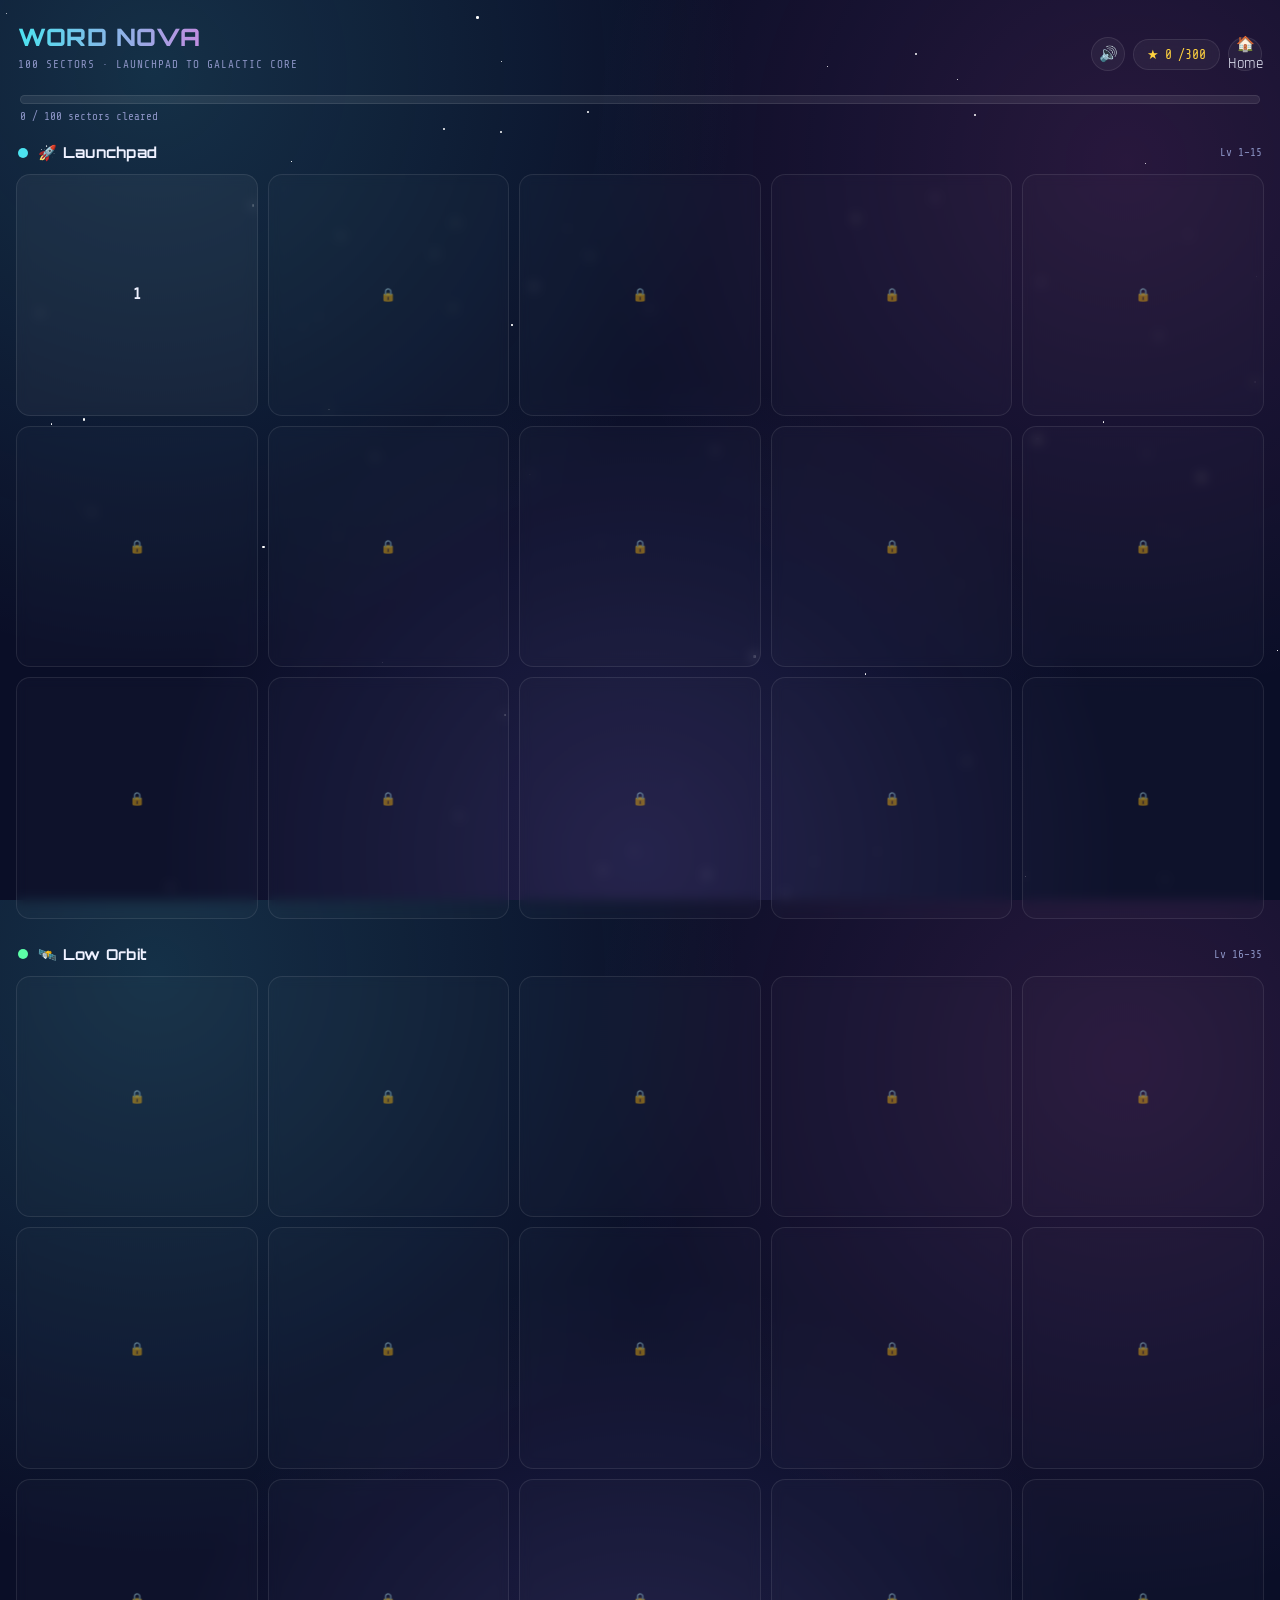
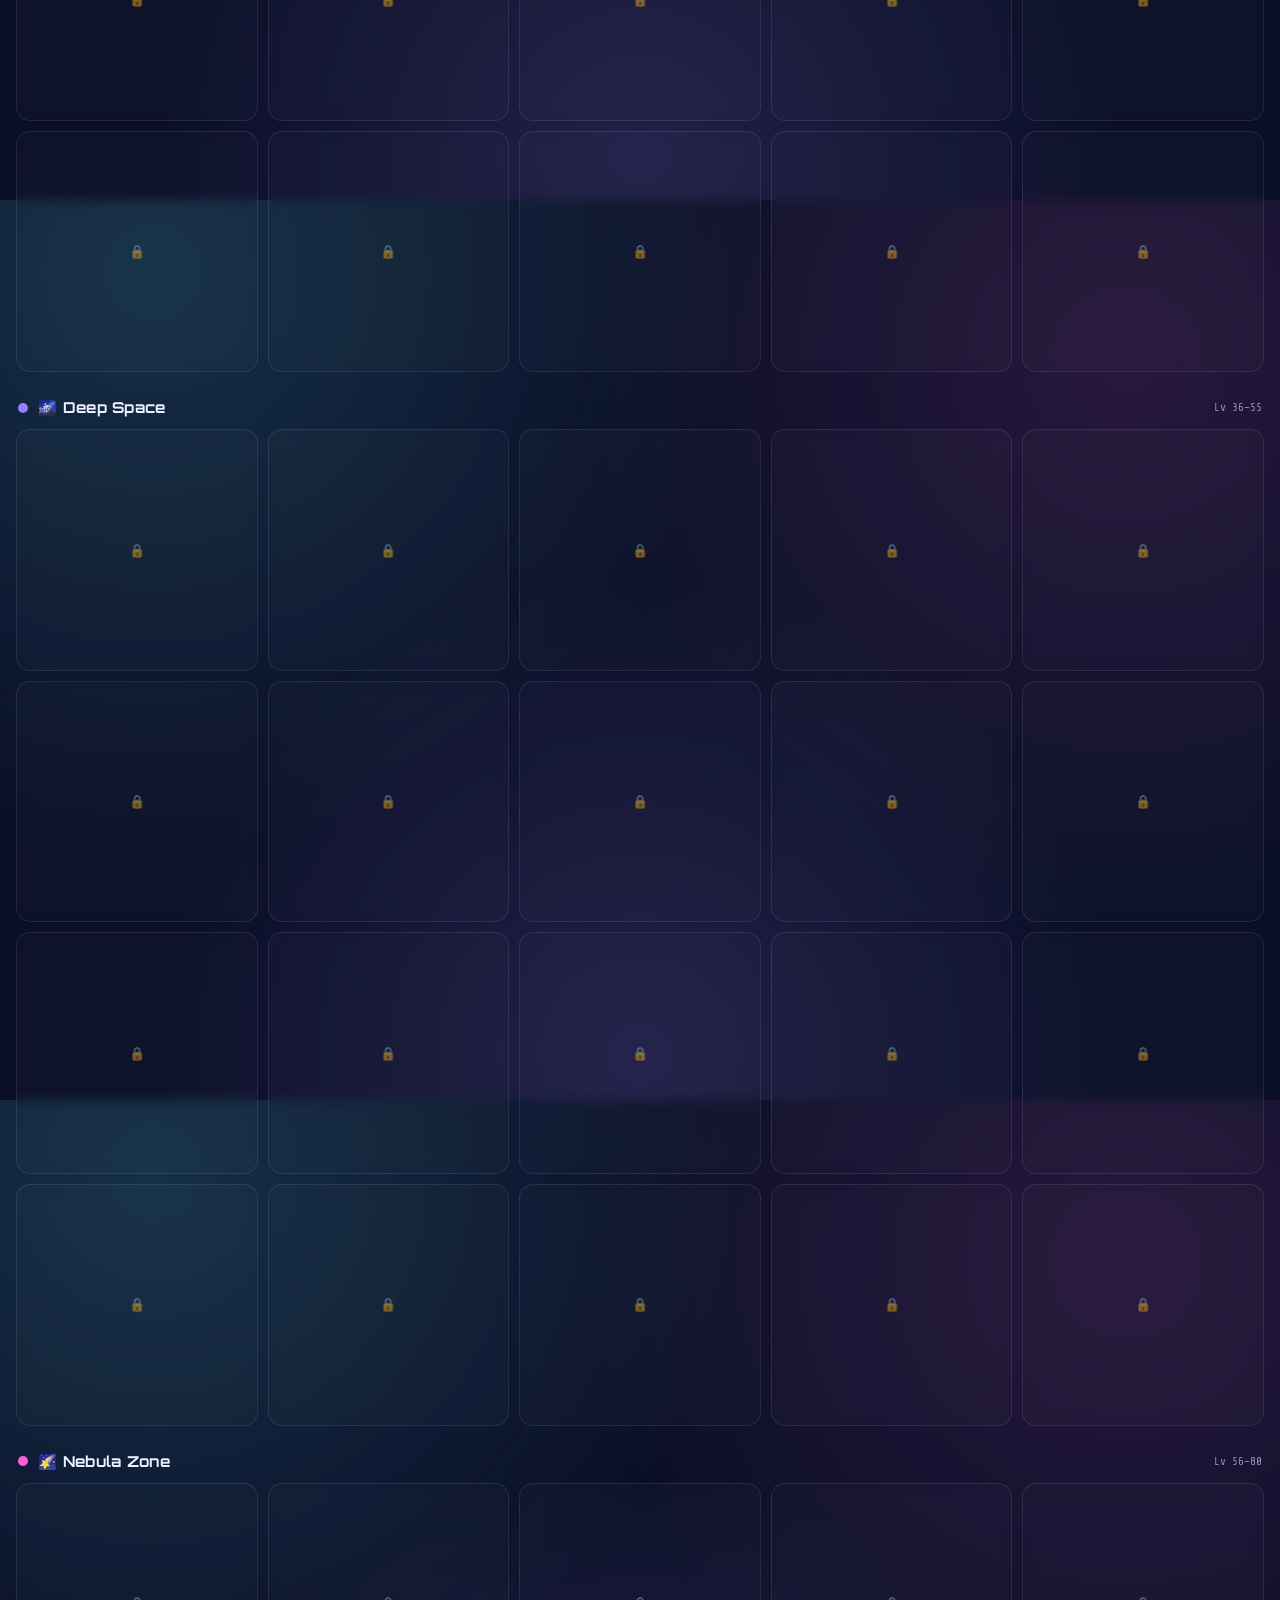
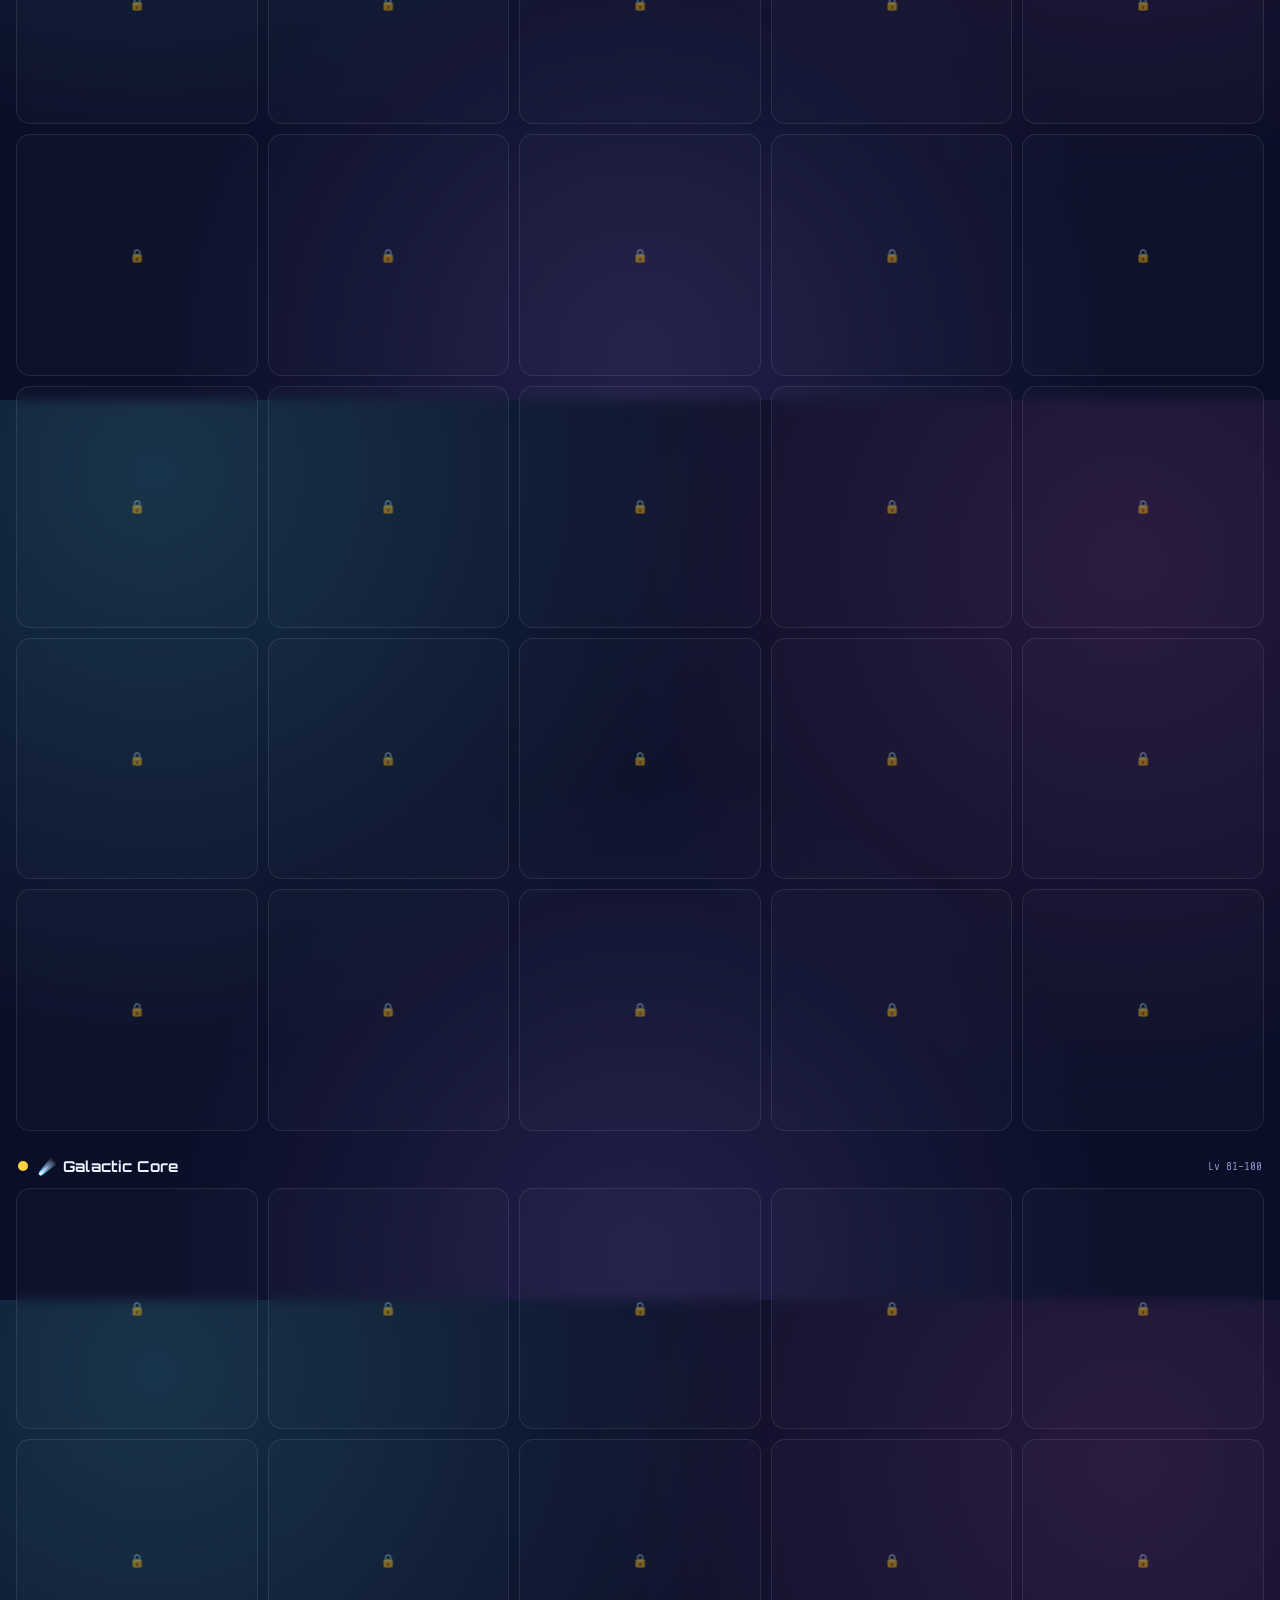
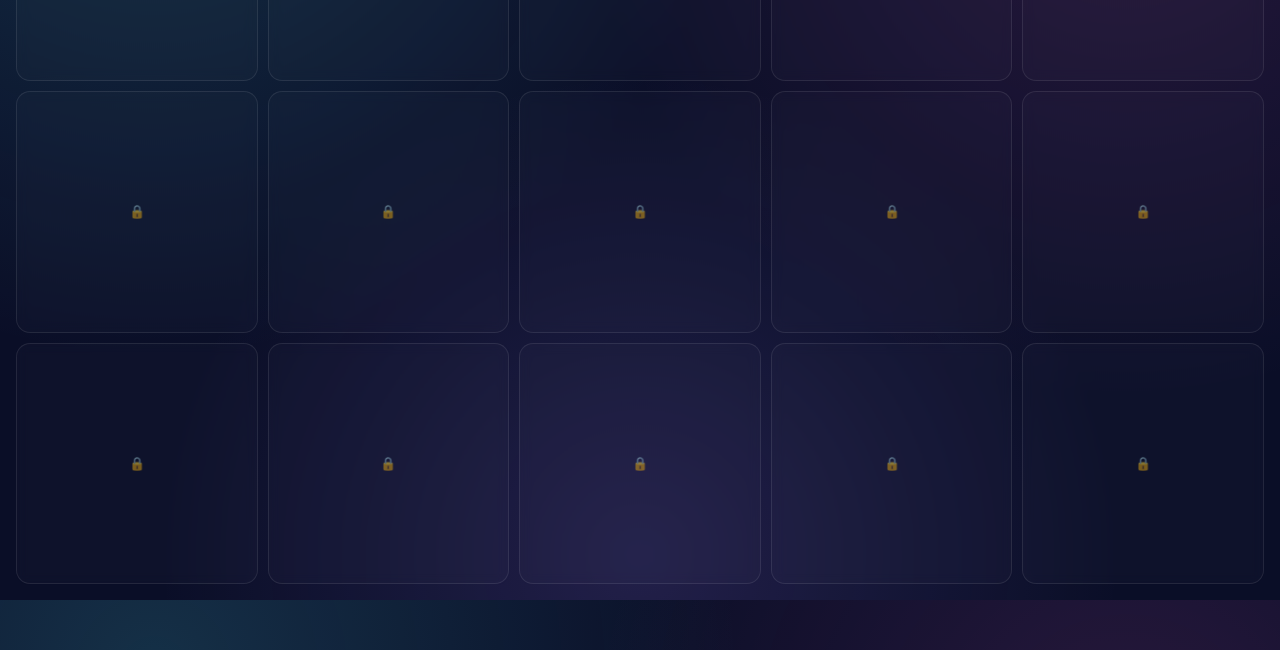
<file: word-trail.html>
<!DOCTYPE html>
<html lang="en">
<head>
<meta charset="UTF-8">
<meta name="viewport" content="width=device-width, initial-scale=1.0, maximum-scale=1.0, user-scalable=no">
<title>Word Nova — 100 Sector Word Search</title>
<link rel="preconnect" href="https://fonts.googleapis.com">
<link rel="stylesheet" href="common.css">
<link href="https://fonts.googleapis.com/css2?family=Orbitron:wght@600;700;800&family=Rajdhani:wght@400;500;600;700&family=Share+Tech+Mono&display=swap" rel="stylesheet">
<style>
  :root{
    --bg-deep:#0a0e27;
    --panel:rgba(255,255,255,.045);
    --panel-solid:#10163a;
    --panel-2:#161d47;
    --line:rgba(255,255,255,.09);
    --cyan:#4ce3f0;
    --magenta:#ff5fd8;
    --purple:#9d7bff;
    --gold:#ffd23f;
    --green:#5cffa8;
    --red:#ff5f6d;
    --text:#eef1ff;
    --muted:#8b93c4;
    --r-lg:20px;
    --shadow:0 10px 34px rgba(0,0,0,.45);
  }
  body{
    margin:0; min-height:100%; overflow-x:hidden; color:var(--text);
    font-family:'Rajdhani', sans-serif;
    background:
      radial-gradient(circle at 12% 8%, rgba(76,227,240,.16), transparent 42%),
      radial-gradient(circle at 88% 18%, rgba(255,95,216,.12), transparent 40%),
      radial-gradient(circle at 50% 95%, rgba(157,123,255,.16), transparent 45%),
      var(--bg-deep);
  }
  #starfield{position:fixed; inset:0; z-index:0; pointer-events:none; overflow:hidden;}
  .star{position:absolute; background:#fff; border-radius:50%; animation:twinkle linear infinite;}
  @keyframes twinkle{0%,100%{opacity:.15;} 50%{opacity:1;}}
  @keyframes anchorPulse{0%,100%{box-shadow:0 0 0 2px rgba(76,227,240,.9) inset;} 50%{box-shadow:0 0 0 2px rgba(76,227,240,.2) inset;}}


  header.top{padding:22px 18px 14px; display:flex; align-items:flex-end; justify-content:space-between; gap:12px;}
  header.top h1{
    font-family:'Orbitron', sans-serif; font-weight:800; font-size:24px; margin:0; letter-spacing:.5px;
    background:linear-gradient(90deg, var(--cyan), var(--magenta));
    -webkit-background-clip:text; background-clip:text; color:transparent;
  }
  .subtitle{font-size:11px; color:var(--muted); margin-top:6px; letter-spacing:1px; text-transform:uppercase; font-family:'Share Tech Mono', monospace;}
  .header-right{display:flex; align-items:center; gap:8px;}
  .stat-pill{
    background:var(--panel); border:1px solid var(--line); border-radius:999px;
    padding:7px 13px; font-family:'Share Tech Mono', monospace; font-size:13px; color:var(--gold);
    display:flex; align-items:center; gap:6px; white-space:nowrap; backdrop-filter:blur(6px);
  }
  .icon-btn{
    background:var(--panel); border:1px solid var(--line); border-radius:999px; width:34px; height:34px;
    display:flex; align-items:center; justify-content:center; font-size:15px; cursor:pointer; color:var(--text);
  }

  /* ---------- MAP SCREEN ---------- */
  #screen-map{padding:4px 16px 40px;}
  .progress-bar-wrap{margin:6px 4px 20px;}
  .progress-track{height:9px; border-radius:6px; background:rgba(255,255,255,.08); overflow:hidden; border:1px solid var(--line);}
  .progress-fill{height:100%; background:linear-gradient(90deg,var(--cyan),var(--magenta)); transition:width .4s ease; box-shadow:0 0 10px rgba(76,227,240,.6);}
  .progress-label{font-size:11px; color:var(--muted); margin-top:6px; font-family:'Share Tech Mono',monospace;}

  .tier-block{margin-bottom:26px;}
  .tier-head{display:flex; align-items:center; gap:10px; margin:0 2px 12px;}
  .tier-head .dot{width:10px; height:10px; border-radius:50%;}
  .tier-head h2{font-family:'Orbitron', sans-serif; font-size:15px; font-weight:700; margin:0; color:var(--text); letter-spacing:.3px;}
  .tier-head .range{font-size:11px; color:var(--muted); font-family:'Share Tech Mono', monospace; margin-left:auto;}

  .level-grid{display:grid; grid-template-columns:repeat(5, 1fr); gap:10px;}
  .lvl-tile{
    aspect-ratio:1; border-radius:14px; border:1px solid var(--line); background:var(--panel);
    display:flex; flex-direction:column; align-items:center; justify-content:center; backdrop-filter:blur(6px);
    font-family:'Share Tech Mono', monospace; font-weight:600; font-size:15px; color:var(--text);
    position:relative; cursor:pointer; transition:transform .12s ease;
  }
  .lvl-tile:active{transform:scale(.94);}
  .lvl-tile.locked{color:var(--muted); background:rgba(255,255,255,.02); cursor:default;}
  .lvl-tile.done{box-shadow:0 0 0 1px var(--tier-color, var(--cyan)) inset, 0 0 16px -2px var(--tier-color, var(--cyan));}
  .lvl-tile .stars{position:absolute; bottom:5px; display:flex; gap:1px;}
  .lvl-tile .stars svg{width:7px;height:7px;}
  .lvl-tile .lock-icon{opacity:.5; font-size:13px;}

  /* ---------- GAME SCREEN ---------- */
  #screen-game{padding:14px 16px 40px; display:none; flex-direction:column; gap:12px; flex:1;}
  .game-top{display:flex; align-items:center; justify-content:space-between; gap:10px;}
  .btn-back{
    background:var(--panel); border:1px solid var(--line); color:var(--text);
    border-radius:10px; padding:9px 12px; font-family:'Rajdhani'; font-weight:600; font-size:13px; cursor:pointer;
  }
  .lvl-title{font-family:'Orbitron', sans-serif; font-size:14px; font-weight:700; text-align:center; color:var(--cyan);}
  .lvl-title small{display:block; font-family:'Share Tech Mono',monospace; font-size:10px; color:var(--muted); font-weight:500; letter-spacing:1px; margin-top:3px;}
  .game-meta{display:flex; justify-content:space-between; align-items:center; font-family:'Share Tech Mono', monospace; font-size:13px; color:var(--muted);}
  .game-meta .timer{color:var(--gold);}
  .btn-hint{
    background:var(--panel); border:1px solid rgba(255,210,63,.4); color:var(--gold);
    border-radius:10px; padding:6px 12px; font-size:12px; font-family:'Rajdhani'; font-weight:600; cursor:pointer;
  }
  .btn-hint:disabled{opacity:.35;}

  .level-progress-track{height:7px; border-radius:6px; background:rgba(255,255,255,.08); overflow:hidden; border:1px solid var(--line);}
  .level-progress-fill{height:100%; width:0%; background:linear-gradient(90deg,var(--tier-color,var(--cyan)),var(--green)); transition:width .3s ease; box-shadow:0 0 8px rgba(92,255,168,.6);}

  .grid-wrap{display:flex; justify-content:center;}
  #grid{
    display:grid; background:var(--panel-solid); border-radius:16px; padding:8px;
    box-shadow:var(--shadow), 0 0 30px -6px rgba(76,227,240,.3); touch-action:none; border:1px solid rgba(76,227,240,.25);
    background-image: linear-gradient(rgba(76,227,240,.08) 1px, transparent 1px), linear-gradient(90deg, rgba(76,227,240,.08) 1px, transparent 1px);
  }
  .cell{
    display:flex; align-items:center; justify-content:center;
    font-family:'Share Tech Mono', monospace; font-weight:700;
    color:#cfe9ff; user-select:none; border-radius:6px; transition:background .08s ease;
  }
  .cell.selecting{background:rgba(76,227,240,.38); color:#fff; box-shadow:0 0 10px rgba(76,227,240,.7) inset;}
  .cell.anchor-pulse{animation:anchorPulse 1s ease-in-out infinite;}
  .cell.invalid{background:rgba(255,95,109,.55) !important; color:#fff; box-shadow:0 0 12px rgba(255,95,109,.8) inset;}
  .cell.found{background:rgba(92,255,168,.35); color:#eafff2; box-shadow:0 0 10px rgba(92,255,168,.6) inset;}

  .word-list{display:flex; flex-wrap:wrap; gap:8px; justify-content:center; padding:2px 6px;}
  .word-chip{
    font-family:'Share Tech Mono', monospace; font-size:12px; padding:6px 10px;
    background:var(--panel); border-radius:8px; border:1px solid var(--line); color:var(--text); letter-spacing:.5px;
  }
  .word-chip.found{color:var(--muted); text-decoration:line-through; opacity:.55; border-color:transparent;}

  .feedback-note{text-align:center; font-size:11px; color:var(--muted); margin-top:auto; padding-top:16px; line-height:1.5;}
  .feedback-note b{color:var(--cyan); font-weight:700;}

  .modal-overlay{
    position:fixed; inset:0; background:rgba(5,6,20,.78); backdrop-filter:blur(3px);
    display:none; align-items:center; justify-content:center; z-index:20; padding:20px;
  }
  .modal-card{
    background:var(--panel-2); border-radius:var(--r-lg); padding:28px 24px; text-align:center;
    max-width:340px; width:100%; box-shadow:var(--shadow); border:1px solid rgba(76,227,240,.25);
  }
  .modal-card h2{font-family:'Orbitron', sans-serif; font-size:20px; margin:0 0 6px; color:var(--cyan);}
  .modal-card p{color:var(--muted); font-size:13px; margin:0 0 16px; font-family:'Share Tech Mono',monospace;}
  .stars-row{display:flex; justify-content:center; gap:10px; margin:10px 0 20px;}
  .stars-row svg{width:34px; height:34px;}
  .modal-actions{display:flex; gap:10px;}
  .modal-actions button{flex:1; padding:12px; border-radius:12px; border:none; font-family:'Rajdhani'; font-weight:700; cursor:pointer; font-size:14px;}
  .btn-primary{background:linear-gradient(90deg,var(--cyan),var(--magenta)); color:#0a0e27;}
  .btn-secondary{background:rgba(255,255,255,.08); color:var(--text);}
</style>
</head>
<body>
<div id="starfield"></div>
<div id="app" class="app-shell">

  <header class="top">
    <div>
      <h1>WORD NOVA</h1>
      <div class="subtitle">100 sectors · launchpad to galactic core</div>
    </div>
    <div class="header-right">
      <button class="icon-btn" id="btnMute" title="Toggle sound">🔊</button>
      <div class="stat-pill">★ <span id="totalStars">0</span>/300</div>
      <button class="icon-btn" id="btnHome" title="Home">🏠 Home</button>
    </div>
  </header>

  <section id="screen-map">
    <div class="progress-bar-wrap">
      <div class="progress-track"><div class="progress-fill" id="progressFill" style="width:0%"></div></div>
      <div class="progress-label" id="progressLabel">0 / 100 sectors cleared</div>
    </div>
    <div id="tiersContainer"></div>
  </section>

  <section id="screen-game">
    <div class="game-top">
      <button class="btn-back" id="btnBack">← Star Map</button>
      <div class="lvl-title" id="lvlTitle">Level 1<small>LAUNCHPAD</small></div>
      <button class="btn-hint" id="btnHint">💡 Hint</button>
    </div>
    <div class="game-meta">
      <span class="timer" id="timerLabel">00:00</span>
      <span id="wordsRemaining">0 words left</span>
    </div>
    <div class="level-progress-track"><div class="level-progress-fill" id="levelProgressFill"></div></div>
    <div class="grid-wrap"><div id="grid"></div></div>
    <div class="word-list" id="wordList"></div>
    <div class="feedback-note">Want it different? Tell Claude — e.g. <b>“add a daily challenge”</b>, <b>“rename the sectors”</b>, or <b>“add power-ups”</b> and I'll rebuild this on the spot.</div>
  </section>

</div>

<div class="modal-overlay" id="modalOverlay">
  <div class="modal-card">
    <h2>Sector Cleared!</h2>
    <p id="modalTime">Scan complete in 00:00</p>
    <div class="stars-row" id="modalStars"></div>
    <div class="modal-actions">
      <button class="btn-secondary" id="modalMap">Star Map</button>
      <button class="btn-primary" id="modalNext">Next Sector →</button>
    </div>
  </div>
</div>

<script src="common.js"></script>
<script src="js/word-trail.js"></script>
</body>
</html>
</file>
<file: common.css>
*, *::before, *::after {
  box-sizing: border-box;
  -webkit-tap-highlight-color: transparent;
}

html, body {
  height: 100%;
}

button {
  font: inherit;
}

.hidden {
  display: none !important;
}

.app-shell {
  position: relative;
  z-index: 1;
  width: 100%;
  min-height: 100dvh;
  display: flex;
  flex-direction: column;
}

.icon-button {
  display: flex;
  align-items: center;
  justify-content: center;
  cursor: pointer;
  color: inherit;
}

@media (prefers-reduced-motion: reduce) {
  *, *::before, *::after {
    animation-duration: 0.01ms !important;
    animation-iteration-count: 1 !important;
    scroll-behavior: auto !important;
    transition-duration: 0.01ms !important;
  }
}
</file>
